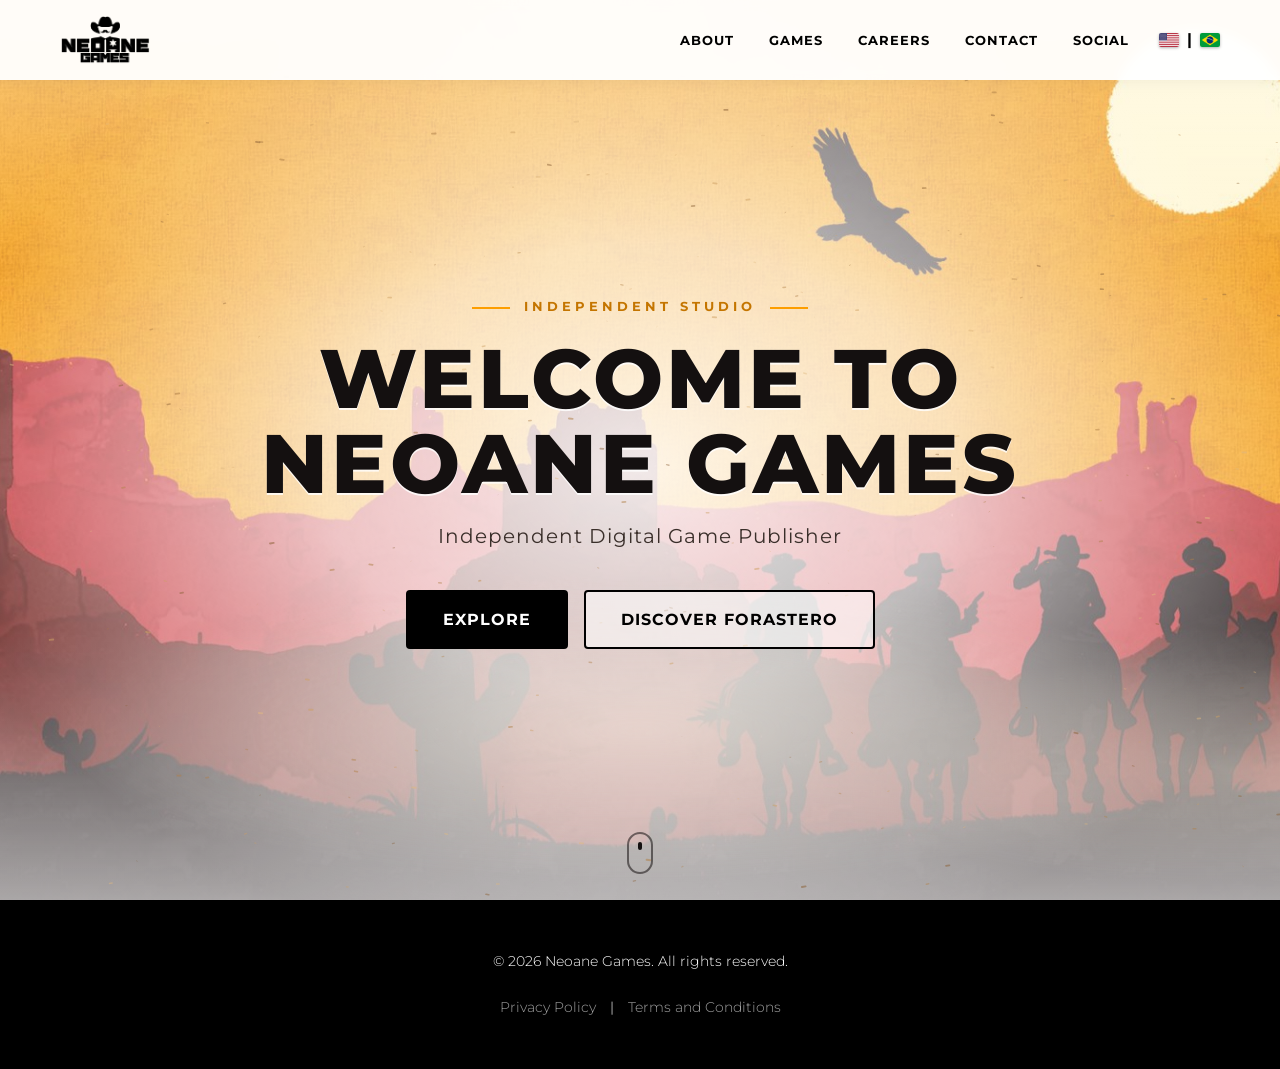
<file: index.html>
<!DOCTYPE html>
<html lang="en">
<head>
    <meta charset="UTF-8">
    <meta name="viewport" content="width=device-width, initial-scale=1.0">
    <title>Neoane Games | Independent Publisher</title>
    <link rel="icon" type="image/png" href="assets/favicon.png">
    <link rel="stylesheet" href="css/style.css">
    <link rel="stylesheet" href="https://cdnjs.cloudflare.com/ajax/libs/font-awesome/6.5.2/css/all.min.css">
    <link href="https://fonts.googleapis.com/css2?family=Montserrat:wght@300;400;700;800&display=swap" rel="stylesheet">
    <style>
        .lang-switcher button { display: inline-flex; align-items: center; gap: 6px; }
        .flag-icon { width: 20px; height: auto; border-radius: 2px; box-shadow: 0 1px 3px rgba(0,0,0,0.3); }
        .footer-link { color: #a0a0a0; text-decoration: none; transition: color 0.3s ease; margin: 0 10px; font-size: 0.9rem; }
        .footer-link:hover { color: #ffffff; text-decoration: underline; }

        /* Animação e Estilo da "Gaveta" (Dropdown) */
        .dropdown {
            position: relative;
            display: inline-block;
        }
        .dropdown-content {
            visibility: hidden;
            opacity: 0;
            position: absolute;
            background-color: #ffffff;
            min-width: 160px;
            box-shadow: 0px 10px 20px rgba(0,0,0,0.1);
            border-radius: 8px;
            z-index: 1000;
            top: 70%;
            left: 50%;
            transform: translateX(-50%);
            transition: all 0.3s cubic-bezier(0.25, 0.8, 0.25, 1);
        }
        .dropdown:hover .dropdown-content {
            visibility: visible;
            opacity: 1;
            top: 100%;
        }
        .dropdown-content a {
            color: #333 !important;
            padding: 12px 16px;
            text-decoration: none;
            display: block;
            text-align: center;
            font-weight: 700;
            font-size: 0.9rem;
            transition: background-color 0.2s, color 0.2s;
            border-radius: 8px;
        }
        .dropdown-content a:hover {
            background-color: #f8f8f8;
            color: #FD9E00 !important;
        }

        /* Ajuste Mobile para NavBar */
        @media (max-width: 768px) {
            .nav-links {
                gap: 2px !important;
                flex-wrap: wrap;
                justify-content: center;
            }
            .nav-links a {
                padding: 8px 5px !important;
                font-size: 0.8rem !important;
            }
            .lang-switcher button {
                padding: 2px !important;
            }
        }
    </style>
</head>
<body>
    <!-- Navbar apontando para a main -->
    <nav class="navbar">
        <div class="container nav-container">
            <a href="index" class="logo">
                <img src="assets/NeoaneGames.png" alt="Neoane Games Logo">
            </a>
            <div class="nav-right">
                <ul class="nav-links">
                    <li><a href="main#about" data-i18n="nav-about">About</a></li>
                    
                    <!-- Item de Jogos com o Dropdown -->
                    <li class="dropdown">
                        <a href="main#games" data-i18n="nav-games">Games</a>
                        <div class="dropdown-content">
                            <a href="forastero">FORASTERO</a>
                        </div>
                    </li>
                    
                    <li><a href="main#careers" data-i18n="nav-careers">Careers</a></li>
                    <li><a href="main#contact" data-i18n="nav-contact">Contact</a></li>
                    <li><a href="main#social" data-i18n="nav-social">Social</a></li>
                </ul>
                <div class="lang-switcher">
                    <button id="btn-en" class="active" onclick="setLanguage('en')">
                        <img src="assets/us.png" alt="English" class="flag-icon">
                    </button>
                    <span>|</span>
                    <button id="btn-pt" onclick="setLanguage('pt')">
                        <img src="assets/br.png" alt="Português" class="flag-icon">
                    </button>
                </div>
            </div>
        </div>
    </nav>

    <!-- Hero com areia, névoa e parallax -->
    <header class="hero-west" id="hero">
        <div class="hero-bg" style="background-image: url('assets/hero-wallpaper.jpg');"></div>
        <div class="hero-veil"></div>
        <div class="fog fog-1"></div>
        <canvas class="sand-canvas" data-sand="1" data-tone="light" aria-hidden="true"></canvas>

        <div class="hero-content">
            <div class="hero-eyebrow rise" data-i18n="hero-eyebrow">Independent Studio</div>
            <h1 class="rise" data-i18n="hero-title">Welcome to Neoane Games</h1>
            <p class="hero-sub rise" data-i18n="hero-subtitle">Independent Digital Game Publisher</p>
            <div class="hero-actions rise">
                <a href="main" class="btn" data-i18n="hero-btn">Explore</a>
                <a href="forastero" class="btn btn-outline" data-i18n="hero-btn-game">Discover Forastero</a>
            </div>
        </div>
        <a href="main" class="scroll-hint" aria-label="Scroll"></a>
    </header>

    <!-- Footer -->
    <footer>
        <div class="container text-center" style="padding: 20px 0;">
            <p>
                <span data-i18n="footer-text">&copy; 2026 Neoane Games. All rights reserved.</span>
                <br><br>
                <a href="privacy" class="footer-link" data-i18n="footer-privacy">Privacy Policy</a> | 
                <a href="terms" class="footer-link" data-i18n="footer-terms">Terms and Conditions</a>
            </p>
        </div>
    </footer>

    <script src="js/sand.js" defer></script>
    <script>
        const translations = {
            en: {
                "nav-about": "About", "nav-games": "Games", "nav-careers": "Careers", "nav-contact": "Contact", "nav-social": "Social",
                "hero-title": "Welcome to Neoane Games", "hero-subtitle": "Independent Digital Game Publisher", "hero-btn": "Explore", "hero-btn-game": "Discover Forastero", "hero-eyebrow": "Independent Studio",
                "footer-text": "&copy; 2026 Neoane Games. All rights reserved.", "footer-privacy": "Privacy Policy", "footer-terms": "Terms and Conditions"
            },
            pt: {
                "nav-about": "Sobre", "nav-games": "Jogos", "nav-careers": "Carreiras", "nav-contact": "Contato", "nav-social": "Social",
                "hero-title": "Bem-vindo à Neoane Games", "hero-subtitle": "Publicadora Independente de Jogos Digitais", "hero-btn": "Conhecer", "hero-btn-game": "Conheça Forastero", "hero-eyebrow": "Estúdio Independente",
                "footer-text": "&copy; 2026 Neoane Games. Todos os direitos reservados.", "footer-privacy": "Política de Privacidade", "footer-terms": "Termos e Condições"
            }
        };

        function setLanguage(lang) {
            document.querySelectorAll('[data-i18n]').forEach(el => {
                const key = el.getAttribute('data-i18n');
                if (translations[lang] && translations[lang][key]) {
                    el.innerHTML = translations[lang][key];
                }
            });
            document.getElementById('btn-en').classList.remove('active');
            document.getElementById('btn-pt').classList.remove('active');
            document.getElementById('btn-' + lang).classList.add('active');
            localStorage.setItem('neoane-lang', lang);
        }

        window.onload = () => {
            const savedLang = localStorage.getItem('neoane-lang') || 'en';
            setLanguage(savedLang);
        };

        // Navbar ganha sombra ao rolar
        const nav = document.querySelector('.navbar');
        const onScroll = () => nav.classList.toggle('scrolled', window.scrollY > 10);
        window.addEventListener('scroll', onScroll, { passive: true });
        onScroll();

        // Parallax suave do fundo acompanhando o mouse
        const hero = document.getElementById('hero');
        const bg = hero.querySelector('.hero-bg');
        if (window.matchMedia('(hover: hover)').matches && !window.matchMedia('(prefers-reduced-motion: reduce)').matches) {
            hero.addEventListener('mousemove', (e) => {
                const r = hero.getBoundingClientRect();
                const x = (e.clientX - r.left) / r.width - 0.5;
                const y = (e.clientY - r.top) / r.height - 0.5;
                bg.style.setProperty('--px', (-x * 24) + 'px');
                bg.style.setProperty('--py', (-y * 16) + 'px');
            });
        }
    </script>
</body>
</html>
</file>
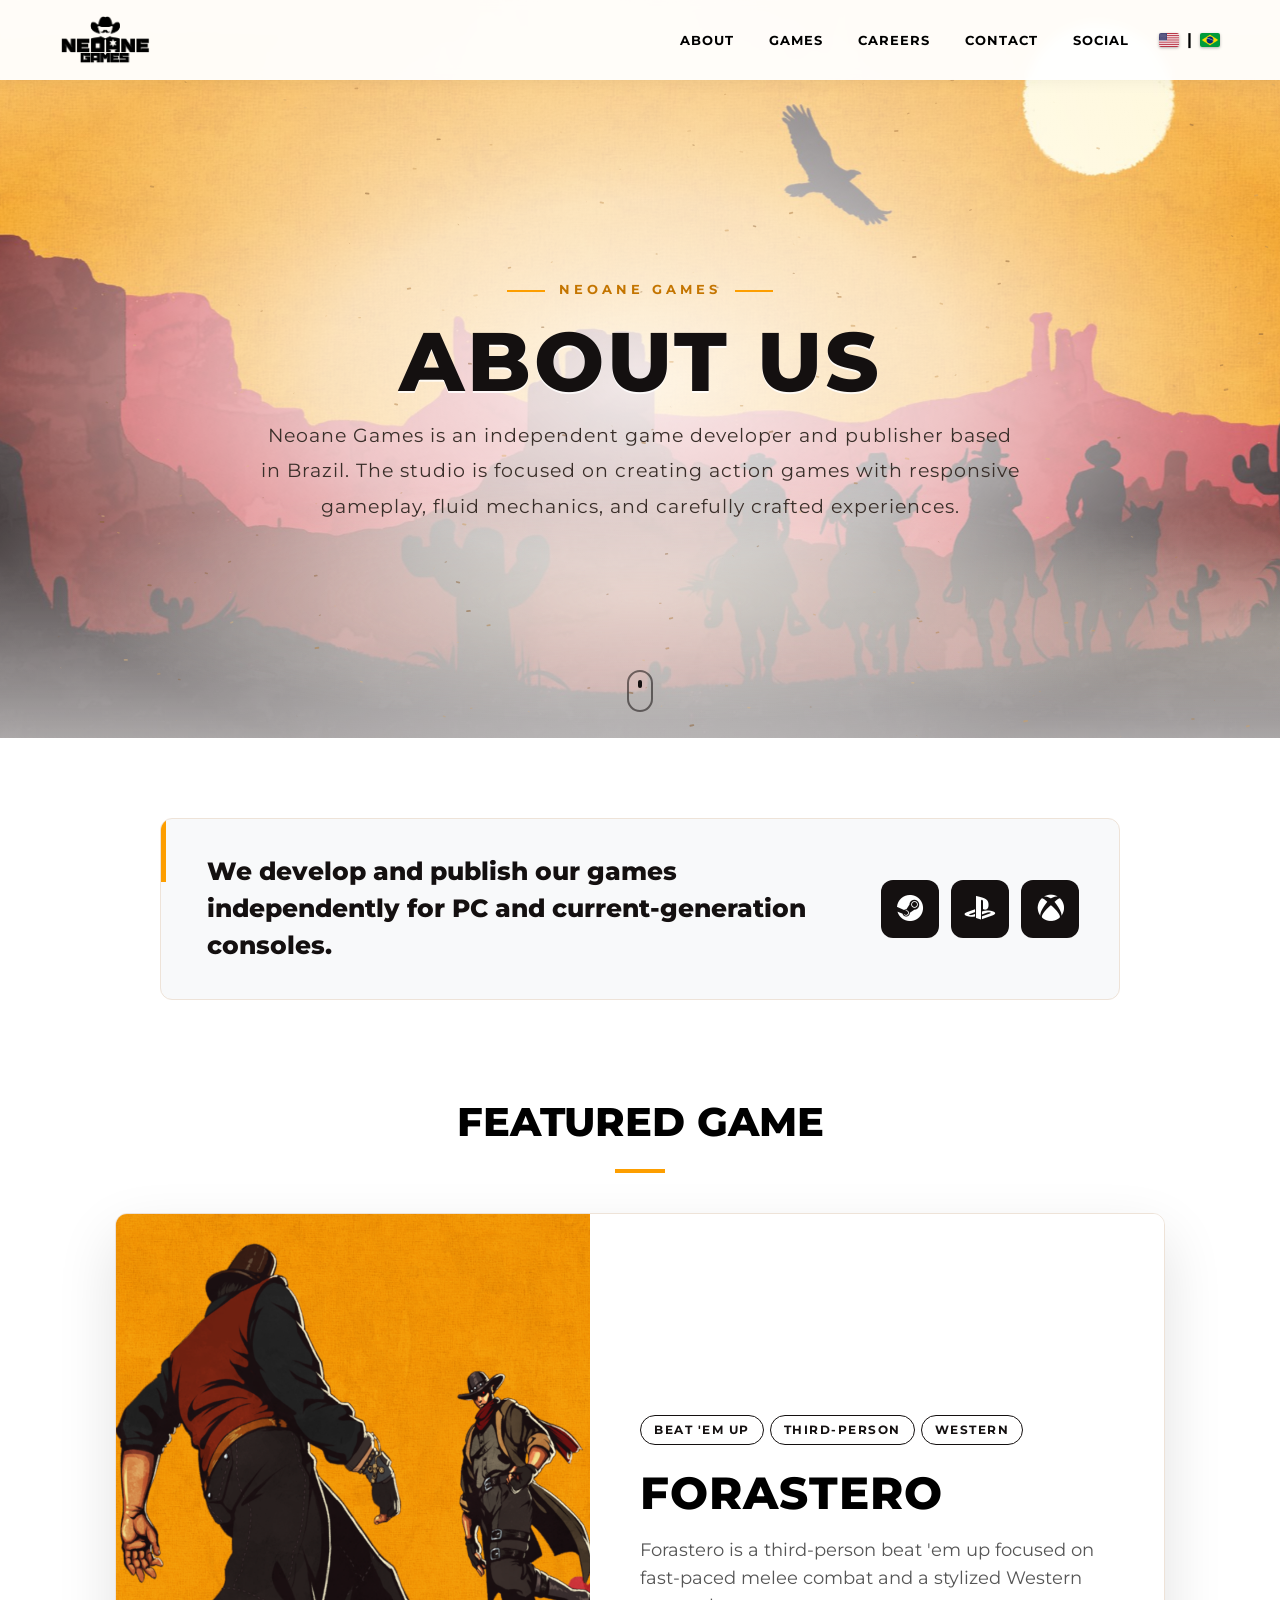
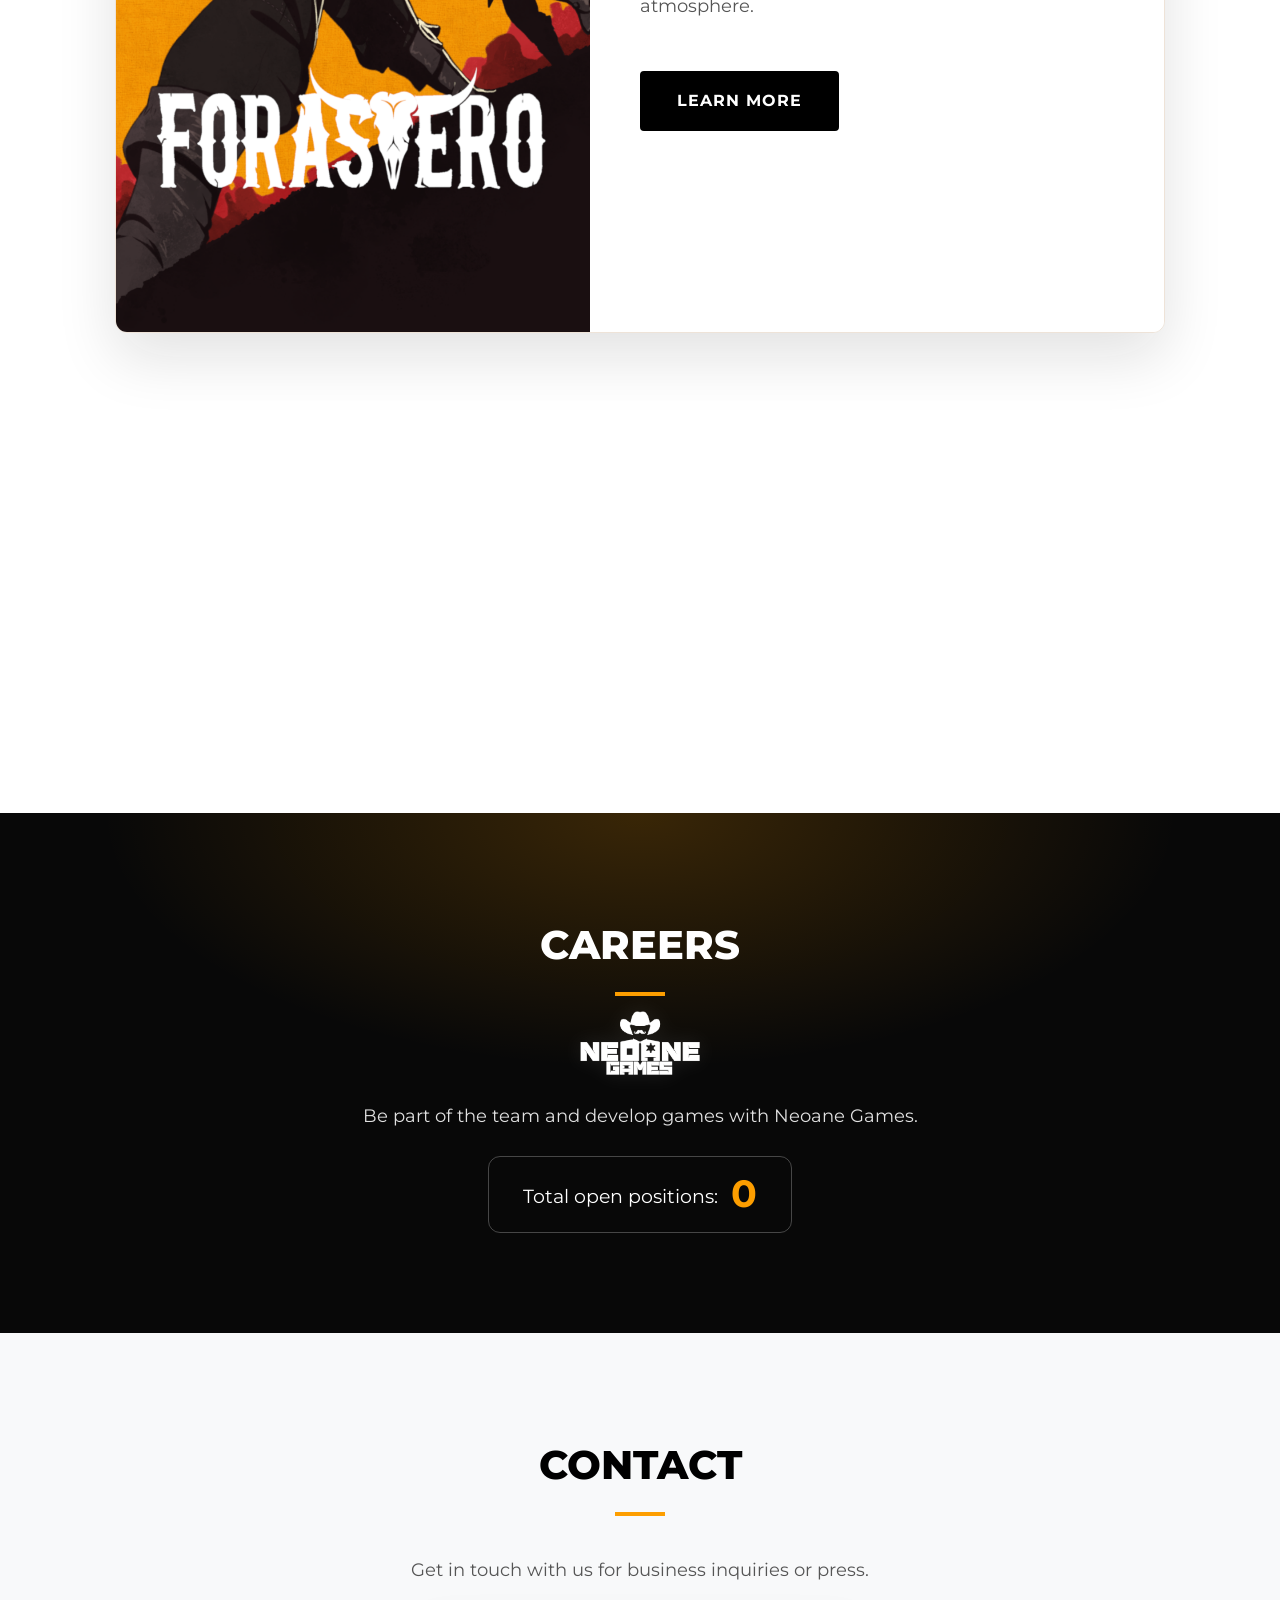
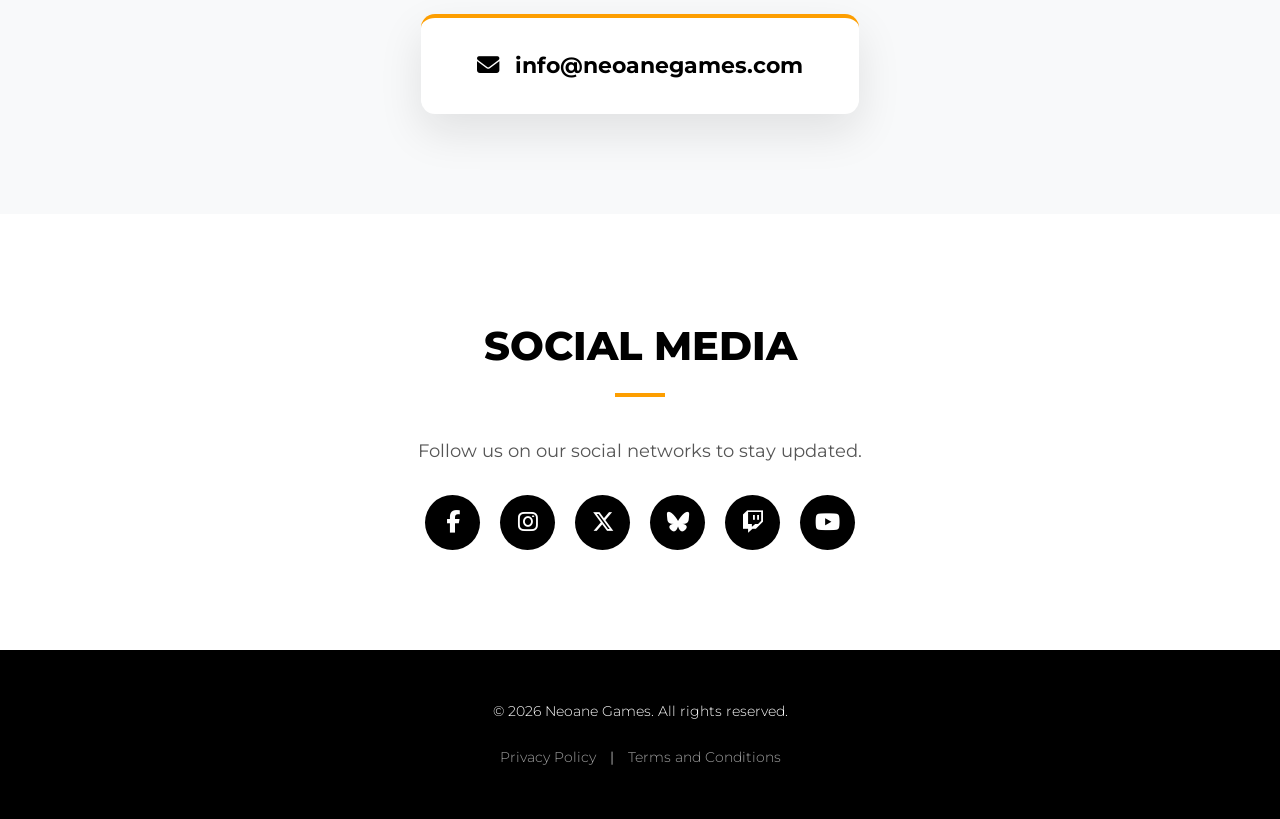
<file: main.html>
<!DOCTYPE html>
<html lang="en">
<head>
    <meta charset="UTF-8">
    <meta name="viewport" content="width=device-width, initial-scale=1.0">
    <title>Neoane Games</title>
    
    <!-- FAVICON: Salve seu ícone 512x512 como 'favicon.png' na pasta assets -->
    <link rel="icon" type="image/png" href="assets/favicon.png">
    
    <link rel="stylesheet" href="css/style.css">
    <link rel="stylesheet" href="css/main.css">
    <link rel="stylesheet" href="https://cdnjs.cloudflare.com/ajax/libs/font-awesome/6.5.2/css/all.min.css">
    <link href="https://fonts.googleapis.com/css2?family=Montserrat:wght@300;400;700;800&display=swap" rel="stylesheet">
    <style>
        .lang-switcher button { display: inline-flex; align-items: center; gap: 6px; }
        .flag-icon { width: 20px; height: auto; border-radius: 2px; box-shadow: 0 1px 3px rgba(0,0,0,0.3); }
        .footer-link { color: #a0a0a0; text-decoration: none; transition: color 0.3s ease; margin: 0 10px; font-size: 0.9rem; }
        .footer-link:hover { color: #ffffff; text-decoration: underline; }
        .vacancy-number { font-size: 1.5rem; font-weight: bold; color: #FD9E00; }

        /* Animação e Estilo da "Gaveta" (Dropdown) */
        .dropdown {
            position: relative;
            display: inline-block;
        }
        .dropdown-content {
            visibility: hidden;
            opacity: 0;
            position: absolute;
            background-color: #ffffff;
            min-width: 160px;
            box-shadow: 0px 10px 20px rgba(0,0,0,0.1);
            border-radius: 8px;
            z-index: 1000;
            top: 70%; /* Começa um pouco para cima para dar o efeito de saída */
            left: 50%;
            transform: translateX(-50%);
            transition: all 0.3s cubic-bezier(0.25, 0.8, 0.25, 1); /* Transição bem fluida */
        }
        .dropdown:hover .dropdown-content {
            visibility: visible;
            opacity: 1;
            top: 100%; /* Desce para a posição final */
        }
        .dropdown-content a {
            color: #333 !important;
            padding: 12px 16px;
            text-decoration: none;
            display: block;
            text-align: center;
            font-weight: 700;
            font-size: 0.9rem;
            transition: background-color 0.2s, color 0.2s;
            border-radius: 8px;
        }
        .dropdown-content a:hover {
            background-color: #f8f8f8;
            color: #FD9E00 !important; /* Cor de destaque ao passar o mouse */
        }

        /* Ajuste Mobile para NavBar */
        @media (max-width: 768px) {
            .nav-links {
                gap: 2px !important;
                flex-wrap: wrap;
                justify-content: center;
            }
            .nav-links a {
                padding: 8px 5px !important;
                font-size: 0.8rem !important;
            }
            .lang-switcher button {
                padding: 2px !important;
            }
        }
    </style>
</head>
<body class="bg-white">
    <!-- Navbar -->
    <nav class="navbar">
        <div class="container nav-container">
            <a href="index" class="logo">
                <img src="assets/NeoaneGames.png" alt="Neoane Games Logo">
            </a>
            <div class="nav-right">
                <ul class="nav-links">
                    <li><a href="#about" data-i18n="nav-about">About</a></li>
                    
                    <!-- Item de Jogos com o Dropdown -->
                    <li class="dropdown">
                        <a href="#games" data-i18n="nav-games">Games</a>
                        <div class="dropdown-content">
                            <a href="forastero">FORASTERO</a>
                        </div>
                    </li>
                    
                    <li><a href="#careers" data-i18n="nav-careers">Careers</a></li>
                    <li><a href="#contact" data-i18n="nav-contact">Contact</a></li>
                    <li><a href="#social" data-i18n="nav-social">Social</a></li>
                </ul>
                <div class="lang-switcher">
                    <button id="btn-en" class="active" onclick="setLanguage('en')">
                        <img src="assets/us.png" alt="English" class="flag-icon">
                    </button>
                    <span>|</span>
                    <button id="btn-pt" onclick="setLanguage('pt')">
                        <img src="assets/br.png" alt="Português" class="flag-icon">
                    </button>
                </div>
            </div>
        </div>
    </nav>

    <!-- Hero / Sobre nós -->
    <header class="hero-west hero-page" id="hero">
        <div class="hero-bg" style="background-image: url('assets/hero-wallpaper.jpg');"></div>
        <div class="hero-veil"></div>
        <div class="fog fog-1"></div>
        <canvas class="sand-canvas" data-sand="0.8" data-tone="light" aria-hidden="true"></canvas>
        <div class="hero-content" id="about">
            <div class="hero-eyebrow rise">Neoane Games</div>
            <h1 class="rise" data-i18n="about-title">About Us</h1>
            <p class="about-lead rise" data-i18n="about-text">
                Neoane Games is an independent game developer and publisher based in Brazil.
                The studio is focused on creating action games with responsive gameplay, fluid mechanics,
                and carefully crafted experiences.
            </p>
        </div>
        <a href="#studio" class="scroll-hint" aria-label="Scroll"></a>
    </header>

    <!-- Como trabalhamos -->
    <section class="studio-note" id="studio">
        <div class="container">
            <div class="studio-card anim-fade-up">
                <p class="studio-card-text" data-i18n="studio-note">We develop and publish our games independently for PC and current-generation consoles.</p>
                <div class="platform-logos">
                    <a href="forastero" class="platform-logo" title="Forastero - Steam" aria-label="Forastero - Steam"><i class="fa-brands fa-steam"></i></a>
                    <a href="forastero" class="platform-logo" title="Forastero - PlayStation" aria-label="Forastero - PlayStation"><i class="fa-brands fa-playstation"></i></a>
                    <a href="forastero" class="platform-logo" title="Forastero - Xbox" aria-label="Forastero - Xbox"><i class="fa-brands fa-xbox"></i></a>
                </div>
            </div>
        </div>
    </section>

    <!-- Games Section -->
    <section id="games" class="section bg-white">
        <div class="container">
            <h2 class="section-title text-center anim-fade-up" data-i18n="games-title">Featured Game</h2>
            <div class="game-card">
                <div class="game-image anim-slide-left">
                    <img src="assets/CoverImage.jpg" alt="Forastero">
                </div>
                <div class="game-info anim-fade-up">
                    <div class="game-tags">
                        <span data-i18n="tag-1">Beat 'em up</span><span data-i18n="tag-2">Third-person</span><span data-i18n="tag-3">Western</span>
                    </div>
                    <h3>Forastero</h3>
                    <p data-i18n="games-desc">Forastero is a third-person beat 'em up focused on fast-paced melee combat and a stylized Western atmosphere.</p>
                    <br>
                    <a href="forastero" class="btn" data-i18n="games-btn">Learn More</a>
                </div>
            </div>
        </div>
    </section>

    <!-- Parallax Divider -->
    <div class="parallax-divider parallax" style="background-image: url('assets/hero-wallpaper.jpg');"></div>

    <!-- Careers Section -->
    <section id="careers" class="section careers-section">
        <div class="container text-center">
            <h2 class="section-title anim-fade-up" data-i18n="careers-title" style="color: #ffffff; margin-bottom: 15px;">Careers</h2>
            <img src="assets/NeoaneGamesW.png" alt="Neoane Games Logo" style="max-width: 120px; display: block; margin: 0 auto 25px auto; filter: drop-shadow(0 0 10px rgba(255,255,255,0.1));">
            <p class="about-text anim-fade-up" data-i18n="careers-text" style="color: #e0e0e0; margin-bottom: 25px; font-size: 1.1rem;">
                Be part of the team and develop games with Neoane Games.
            </p>
            <div class="anim-fade-up vacancy-box">
                <p data-i18n="careers-vacancies" style="font-size: 1.2rem; color: #ffffff;">
                    Total open positions: <span class="vacancy-number">0</span>
                </p>
            </div>
        </div>
    </section>

    <!-- Contact Section -->
    <section id="contact" class="section bg-light">
        <div class="container text-center">
            <h2 class="section-title anim-fade-up" data-i18n="contact-title">Contact</h2>
            <p class="contact-subtext anim-fade-up" data-i18n="contact-sub">Get in touch with us for business inquiries or press.</p>
            <div class="contact-card anim-fade-up">
                <div class="contact-info">
                    <a href="mailto:info@neoanegames.com" class="email-link">
                        <i class="fa-solid fa-envelope"></i> info@neoanegames.com
                    </a>
                </div>
            </div>
        </div>
    </section>

    <!-- Social Section (Atualizado com Bluesky e Twitch) -->
    <section id="social" class="section bg-white">
        <div class="container text-center">
            <h2 class="section-title anim-fade-up" data-i18n="social-title">Social Media</h2>
            <p class="contact-subtext anim-fade-up" data-i18n="social-sub">Follow us on our social networks to stay updated.</p>
            <div class="social-links anim-fade-up" style="margin-top: 20px;">
                <a href="https://www.facebook.com/neoanegames" target="_blank" title="Facebook"><i class="fa-brands fa-facebook-f"></i></a>
                <a href="https://www.instagram.com/neoanegames/" target="_blank" title="Instagram"><i class="fa-brands fa-instagram"></i></a>
                <a href="https://x.com/NeoaneGames" target="_blank" title="X (Twitter)"><i class="fa-brands fa-x-twitter"></i></a>
                <a href="https://bsky.app/profile/neoanegames.bsky.social" target="_blank" title="Bluesky"><i class="fa-brands fa-bluesky"></i></a>
                <a href="https://www.twitch.tv/neoanegames" target="_blank" title="Twitch"><i class="fa-brands fa-twitch"></i></a>
                <a href="https://www.youtube.com/@NeoaneGames" target="_blank" title="YouTube"><i class="fa-brands fa-youtube"></i></a>
            </div>
        </div>
    </section>

    <!-- Footer -->
    <footer>
        <div class="container text-center" style="padding: 20px 0;">
            <p>
                <span data-i18n="footer-text">&copy; 2026 Neoane Games. All rights reserved.</span>
                <br><br>
                <a href="privacy" class="footer-link" data-i18n="footer-privacy">Privacy Policy</a> | 
                <a href="terms" class="footer-link" data-i18n="footer-terms">Terms and Conditions</a>
            </p>
        </div>
    </footer>

    <!-- Scripts -->
    <script>
        const translations = {
            en: {
                "nav-about": "About", "nav-games": "Games", "nav-careers": "Careers", "nav-contact": "Contact", "nav-social": "Social",
                "about-title": "About Us",
                "about-text": "Neoane Games is an independent game developer and publisher based in Brazil. The studio is focused on creating action games with responsive gameplay, fluid mechanics, and carefully crafted experiences.",
                "tag-1": "Beat 'em up", "tag-2": "Third-person", "tag-3": "Western",
                "studio-note": "We develop and publish our games independently for PC and current-generation consoles.",
                "games-title": "Featured Game",
                "games-desc": "Forastero is a third-person beat 'em up focused on fast-paced melee combat and a stylized Western atmosphere.",
                "games-btn": "Learn More",
                "careers-title": "Careers",
                "careers-text": "Be part of the team and develop games with Neoane Games.",
                "careers-vacancies": 'Total open positions: <span class="vacancy-number">0</span>',
                "contact-title": "Contact",
                "contact-sub": "Get in touch with us for business inquiries or press.",
                "social-title": "Social Media",
                "social-sub": "Follow us on our social networks to stay updated.",
                "footer-text": "&copy; 2026 Neoane Games. All rights reserved.",
                "footer-privacy": "Privacy Policy", "footer-terms": "Terms and Conditions"
            },
            pt: {
                "nav-about": "Sobre", "nav-games": "Jogos", "nav-careers": "Carreiras", "nav-contact": "Contato", "nav-social": "Social",
                "about-title": "Sobre Nós",
                "about-text": "A Neoane Games é uma desenvolvedora e publicadora independente de jogos sediada no Brasil. O estúdio tem como foco criar jogos de ação com jogabilidade responsiva, mecânicas fluidas e experiências cuidadosamente elaboradas.",
                "tag-1": "Beat 'em up", "tag-2": "Terceira pessoa", "tag-3": "Faroeste",
                "studio-note": "Desenvolvemos e publicamos nossos jogos de forma independente para PC e consoles da atual geração.",
                "games-title": "Jogo em Destaque",
                "games-desc": "Forastero é um beat 'em up em terceira pessoa focado em combate corpo a corpo acelerado e uma atmosfera faroeste estilizada.",
                "games-btn": "Conhecer",
                "careers-title": "Trabalhe Conosco",
                "careers-text": "Faça parte da equipe para desenvolver jogos com a Neoane Games.",
                "careers-vacancies": 'Total de vagas disponíveis: <span class="vacancy-number">0</span>',
                "contact-title": "Contato",
                "contact-sub": "Entre em contato conosco para parcerias ou imprensa.",
                "social-title": "Redes Sociais",
                "social-sub": "Siga-nos em nossas redes sociais para ficar por dentro das novidades.",
                "footer-text": "&copy; 2026 Neoane Games. Todos os direitos reservados.",
                "footer-privacy": "Política de Privacidade", "footer-terms": "Termos e Condições"
            }
        };

        function setLanguage(lang) {
            document.querySelectorAll('[data-i18n]').forEach(el => {
                const key = el.getAttribute('data-i18n');
                if (translations[lang] && translations[lang][key]) {
                    el.innerHTML = translations[lang][key];
                }
            });
            document.getElementById('btn-en').classList.remove('active');
            document.getElementById('btn-pt').classList.remove('active');
            document.getElementById('btn-' + lang).classList.add('active');
            localStorage.setItem('neoane-lang', lang);
        }

        const observerOptions = { root: null, rootMargin: '0px', threshold: 0.15 };
        const observer = new IntersectionObserver((entries) => {
            entries.forEach(entry => {
                if (entry.isIntersecting) { entry.target.classList.add('anim-visible'); }
            });
        }, observerOptions);

        window.onload = () => {
            const savedLang = localStorage.getItem('neoane-lang') || 'en';
            setLanguage(savedLang);
            document.querySelectorAll('.anim-fade-up, .anim-slide-left').forEach(el => {
                observer.observe(el);
            });
        };

        // Navbar ganha sombra ao rolar
        const nav = document.querySelector('.navbar');
        const onScroll = () => nav.classList.toggle('scrolled', window.scrollY > 10);
        window.addEventListener('scroll', onScroll, { passive: true });
        onScroll();

        // Parallax suave do fundo acompanhando o mouse
        const hero = document.getElementById('hero');
        const bg = hero.querySelector('.hero-bg');
        if (window.matchMedia('(hover: hover)').matches && !window.matchMedia('(prefers-reduced-motion: reduce)').matches) {
            hero.addEventListener('mousemove', (e) => {
                const r = hero.getBoundingClientRect();
                bg.style.setProperty('--px', (-((e.clientX - r.left) / r.width - 0.5) * 24) + 'px');
                bg.style.setProperty('--py', (-((e.clientY - r.top) / r.height - 0.5) * 16) + 'px');
            });
        }
    </script>
    <script src="js/sand.js" defer></script>
</body>
</html>
</file>
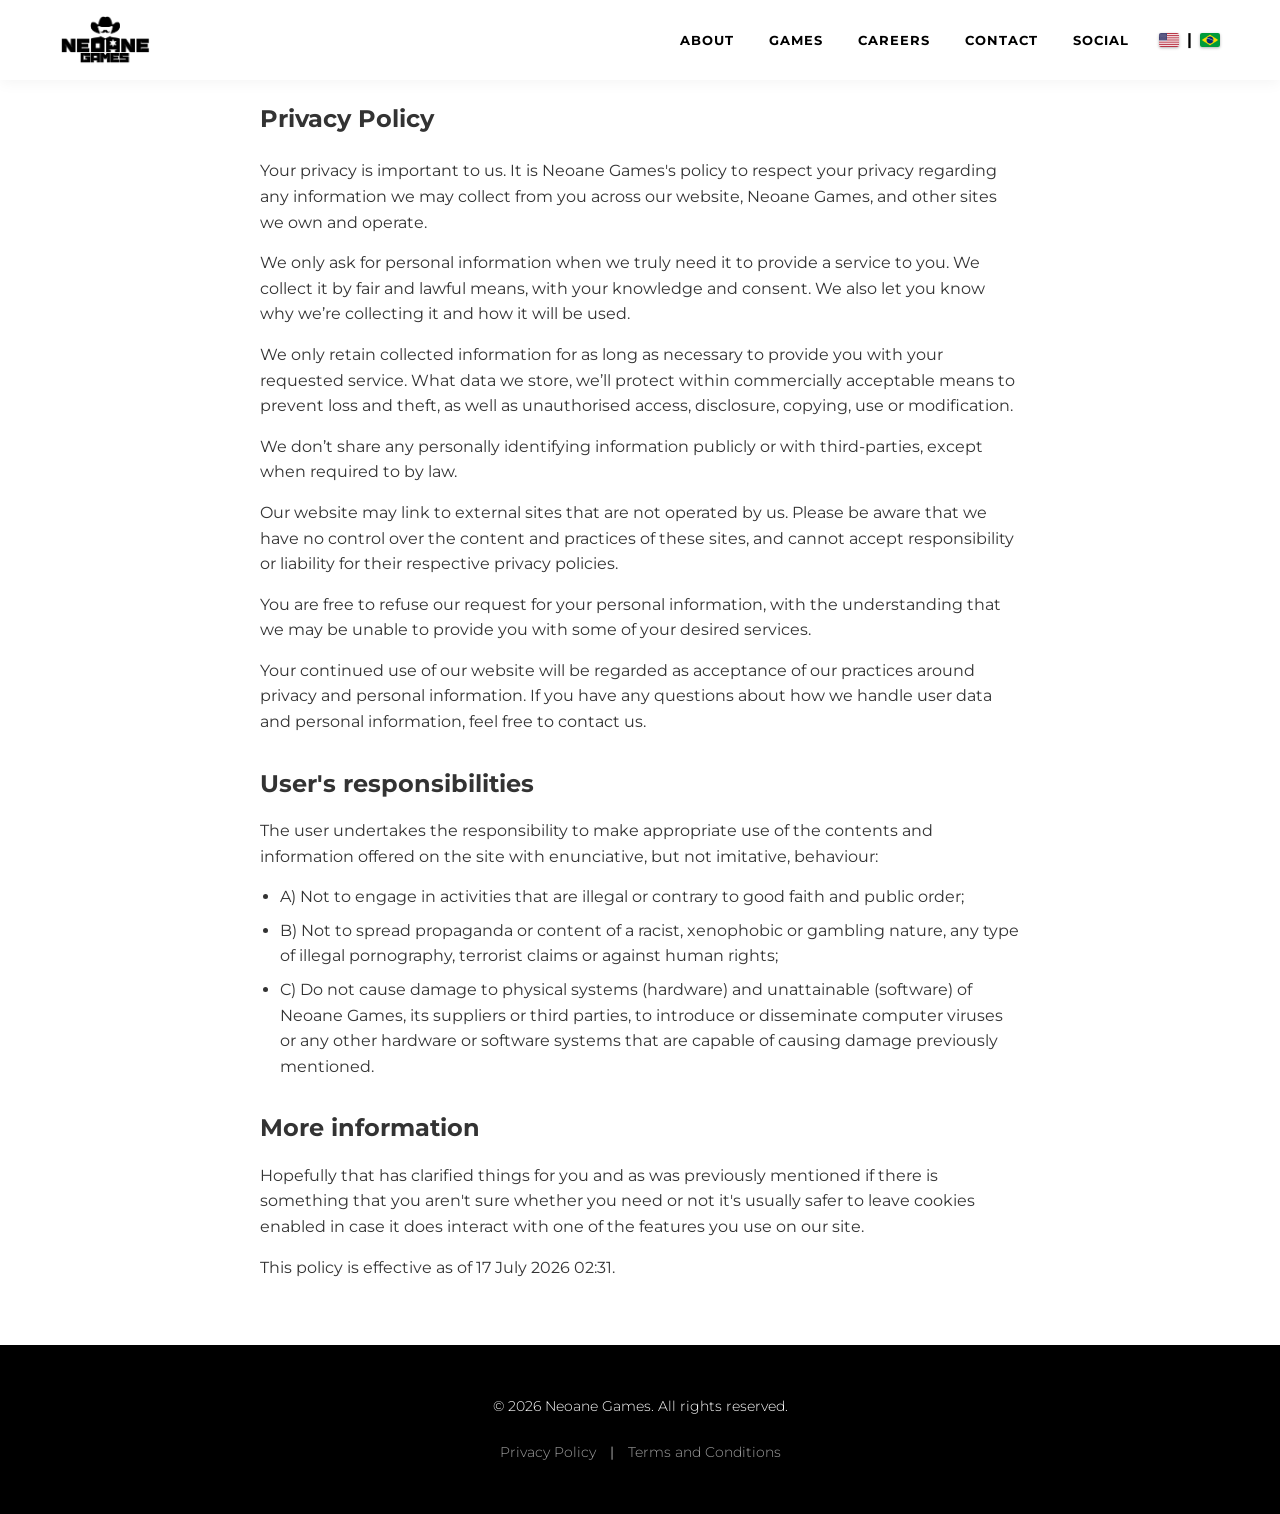
<file: privacy.html>
<!DOCTYPE html>
<html lang="en">
<head>
    <meta charset="UTF-8">
    <meta name="viewport" content="width=device-width, initial-scale=1.0">
    <title>Privacy Policy | Neoane Games</title>
    <link rel="icon" type="image/png" href="assets/favicon.png">
    <link rel="stylesheet" href="css/style.css">
    <link rel="stylesheet" href="https://cdnjs.cloudflare.com/ajax/libs/font-awesome/6.5.2/css/all.min.css">
    <link href="https://fonts.googleapis.com/css2?family=Montserrat:wght@300;400;700;800&display=swap" rel="stylesheet">
    <style>
        .lang-switcher button {
            display: inline-flex;
            align-items: center;
            gap: 6px;
        }
        .flag-icon {
            width: 20px;
            height: auto;
            border-radius: 2px;
            box-shadow: 0 1px 3px rgba(0,0,0,0.3);
        }
        .footer-link {
            color: #a0a0a0;
            text-decoration: none;
            transition: color 0.3s ease;
            margin: 0 10px;
            font-size: 0.9rem;
        }
        .footer-link:hover {
            color: #ffffff;
            text-decoration: underline;
        }
        .legal-content {
            max-width: 800px;
            margin: 0 auto;
            text-align: left;
            padding: 100px 20px 50px 20px;
            line-height: 1.6;
        }
        .legal-content h1 { margin-bottom: 20px; }
        .legal-content h2 { margin-top: 30px; margin-bottom: 15px; font-size: 1.5rem;}
        .legal-content p { margin-bottom: 15px; }
        .legal-content ul { margin-bottom: 15px; padding-left: 20px; }
        .legal-content li { margin-bottom: 8px; }

        /* Animação e Estilo da "Gaveta" (Dropdown) */
        .dropdown {
            position: relative;
            display: inline-block;
        }
        .dropdown-content {
            visibility: hidden;
            opacity: 0;
            position: absolute;
            background-color: #ffffff;
            min-width: 160px;
            box-shadow: 0px 10px 20px rgba(0,0,0,0.1);
            border-radius: 8px;
            z-index: 1000;
            top: 70%;
            left: 50%;
            transform: translateX(-50%);
            transition: all 0.3s cubic-bezier(0.25, 0.8, 0.25, 1);
        }
        .dropdown:hover .dropdown-content {
            visibility: visible;
            opacity: 1;
            top: 100%;
        }
        .dropdown-content a {
            color: #333 !important;
            padding: 12px 16px;
            text-decoration: none;
            display: block;
            text-align: center;
            font-weight: 700;
            font-size: 0.9rem;
            transition: background-color 0.2s, color 0.2s;
            border-radius: 8px;
        }
        .dropdown-content a:hover {
            background-color: #f8f8f8;
            color: #ff4d4d !important;
        }

        /* Ajuste Mobile para NavBar */
        @media (max-width: 768px) {
            .nav-links {
                gap: 2px !important;
                flex-wrap: wrap;
                justify-content: center;
            }
            .nav-links a {
                padding: 8px 5px !important;
                font-size: 0.8rem !important;
            }
            .lang-switcher button {
                padding: 2px !important;
            }
        }
    </style>
</head>
<body class="bg-white">
    <!-- Navbar Idêntico ao da Página Principal -->
    <nav class="navbar">
        <div class="container nav-container">
            <a href="index" class="logo">
                <img src="assets/NeoaneGames.png" alt="Neoane Games Logo">
            </a>
            <div class="nav-right">
                <ul class="nav-links">
    		<li><a href="main#about" data-i18n="nav-about">About</a></li>
    
    		<!-- Item de Jogos com o Dropdown -->
    		<li class="dropdown">
        	<a href="main#games" data-i18n="nav-games">Games</a>
        	<div class="dropdown-content">
            	<a href="forastero">FORASTERO</a>
        	</div>
    		</li>

    		<li><a href="main#careers" data-i18n="nav-careers">Careers</a></li>
    		<li><a href="main#contact" data-i18n="nav-contact">Contact</a></li>
    		<li><a href="main#social" data-i18n="nav-social">Social</a></li>
		</ul>

                <div class="lang-switcher">
                    <button id="btn-en" class="active" onclick="setLanguage('en')">
                        <img src="assets/us.png" alt="English" class="flag-icon">
                    </button>
                    <span>|</span>
                    <button id="btn-pt" onclick="setLanguage('pt')">
                        <img src="assets/br.png" alt="Português" class="flag-icon">
                    </button>
                </div>
            </div>
        </div>
    </nav>

    <!-- Conteúdo Legal -->
    <section class="section legal-content">
        <h1 data-i18n="priv-title">Privacy Policy</h1>
        <p data-i18n="priv-p1">Your privacy is important to us. It is Neoane Games's policy to respect your privacy regarding any information we may collect from you across our website, Neoane Games, and other sites we own and operate.</p>
        <p data-i18n="priv-p2">We only ask for personal information when we truly need it to provide a service to you. We collect it by fair and lawful means, with your knowledge and consent. We also let you know why we’re collecting it and how it will be used.</p>
        <p data-i18n="priv-p3">We only retain collected information for as long as necessary to provide you with your requested service. What data we store, we’ll protect within commercially acceptable means to prevent loss and theft, as well as unauthorised access, disclosure, copying, use or modification.</p>
        <p data-i18n="priv-p4">We don’t share any personally identifying information publicly or with third-parties, except when required to by law.</p>
        <p data-i18n="priv-p5">Our website may link to external sites that are not operated by us. Please be aware that we have no control over the content and practices of these sites, and cannot accept responsibility or liability for their respective privacy policies.</p>
        <p data-i18n="priv-p6">You are free to refuse our request for your personal information, with the understanding that we may be unable to provide you with some of your desired services.</p>
        <p data-i18n="priv-p7">Your continued use of our website will be regarded as acceptance of our practices around privacy and personal information. If you have any questions about how we handle user data and personal information, feel free to contact us.</p>
        
        <h2 data-i18n="priv-h2-1">User's responsibilities</h2>
        <p data-i18n="priv-p8">The user undertakes the responsibility to make appropriate use of the contents and information offered on the site with enunciative, but not imitative, behaviour:</p>
        <ul>
            <li data-i18n="priv-li1">A) Not to engage in activities that are illegal or contrary to good faith and public order;</li>
            <li data-i18n="priv-li2">B) Not to spread propaganda or content of a racist, xenophobic or gambling nature, any type of illegal pornography, terrorist claims or against human rights;</li>
            <li data-i18n="priv-li3">C) Do not cause damage to physical systems (hardware) and unattainable (software) of Neoane Games, its suppliers or third parties, to introduce or disseminate computer viruses or any other hardware or software systems that are capable of causing damage previously mentioned.</li>
        </ul>

        <h2 data-i18n="priv-h2-2">More information</h2>
        <p data-i18n="priv-p9">Hopefully that has clarified things for you and as was previously mentioned if there is something that you aren't sure whether you need or not it's usually safer to leave cookies enabled in case it does interact with one of the features you use on our site.</p>
        <p data-i18n="priv-p10">This policy is effective as of 17 July 2026 02:31.</p>
    </section>

    <!-- Footer -->
    <footer>
        <div class="container text-center" style="padding: 20px 0;">
            <p>
                <span data-i18n="footer-text">&copy; 2026 Neoane Games. All rights reserved.</span>
                <br><br>
                <a href="privacy" class="footer-link" data-i18n="footer-privacy">Privacy Policy</a> | 
                <a href="terms" class="footer-link" data-i18n="footer-terms">Terms and Conditions</a>
            </p>
        </div>
    </footer>

    <script>
        const translations = {
            en: {
    		"nav-about": "About", "nav-games": "Games", "nav-careers": "Careers", "nav-contact": "Contact", "nav-social": "Social",
                "footer-text": "&copy; 2026 Neoane Games. All rights reserved.", "footer-privacy": "Privacy Policy", "footer-terms": "Terms and Conditions",
                "priv-title": "Privacy Policy",
                "priv-p1": "Your privacy is important to us. It is Neoane Games's policy to respect your privacy regarding any information we may collect from you across our website, Neoane Games, and other sites we own and operate.",
                "priv-p2": "We only ask for personal information when we truly need it to provide a service to you. We collect it by fair and lawful means, with your knowledge and consent. We also let you know why we’re collecting it and how it will be used.",
                "priv-p3": "We only retain collected information for as long as necessary to provide you with your requested service. What data we store, we’ll protect within commercially acceptable means to prevent loss and theft, as well as unauthorised access, disclosure, copying, use or modification.",
                "priv-p4": "We don’t share any personally identifying information publicly or with third-parties, except when required to by law.",
                "priv-p5": "Our website may link to external sites that are not operated by us. Please be aware that we have no control over the content and practices of these sites, and cannot accept responsibility or liability for their respective privacy policies.",
                "priv-p6": "You are free to refuse our request for your personal information, with the understanding that we may be unable to provide you with some of your desired services.",
                "priv-p7": "Your continued use of our website will be regarded as acceptance of our practices around privacy and personal information. If you have any questions about how we handle user data and personal information, feel free to contact us.",
                "priv-h2-1": "User's responsibilities",
                "priv-p8": "The user undertakes the responsibility to make appropriate use of the contents and information offered on the site with enunciative, but not imitative, behaviour:",
                "priv-li1": "A) Not to engage in activities that are illegal or contrary to good faith and public order;",
                "priv-li2": "B) Not to spread propaganda or content of a racist, xenophobic or gambling nature, any type of illegal pornography, terrorist claims or against human rights;",
                "priv-li3": "C) Do not cause damage to physical systems (hardware) and unattainable (software) of Neoane Games, its suppliers or third parties, to introduce or disseminate computer viruses or any other hardware or software systems that are capable of causing damage previously mentioned.",
                "priv-h2-2": "More information",
                "priv-p9": "Hopefully that has clarified things for you and as was previously mentioned if there is something that you aren't sure whether you need or not it's usually safer to leave cookies enabled in case it does interact with one of the features you use on our site.",
                "priv-p10": "This policy is effective as of 17 July 2026 02:31."
            },
            pt: {
    		"nav-about": "Sobre", "nav-games": "Jogos", "nav-careers": "Carreiras", "nav-contact": "Contato", "nav-social": "Social",
                "footer-text": "&copy; 2026 Neoane Games. Todos os direitos reservados.", "footer-privacy": "Política de Privacidade", "footer-terms": "Termos e Condições",
                "priv-title": "Política de Privacidade",
                "priv-p1": "Sua privacidade é importante para nós. É política da Neoane Games respeitar a sua privacidade em relação a qualquer informação que possamos coletar de você em nosso site, Neoane Games, e outros sites que possuímos e operamos.",
                "priv-p2": "Solicitamos informações pessoais apenas quando realmente precisamos delas para lhe fornecer um serviço. Fazemos isso por meios justos e legais, com o seu conhecimento e consentimento. Também informamos por que estamos coletando e como será usado.",
                "priv-p3": "Apenas retemos as informações coletadas pelo tempo necessário para fornecer o serviço solicitado. Quando armazenamos dados, os protegemos dentro de meios comercialmente aceitáveis para evitar perdas e roubos, bem como acesso, divulgação, cópia, uso ou modificação não autorizados.",
                "priv-p4": "Não compartilhamos informações de identificação pessoal publicamente ou com terceiros, exceto quando exigido por lei.",
                "priv-p5": "Nosso site pode ter links para sites externos que não são operados por nós. Esteja ciente de que não temos controle sobre o conteúdo e práticas desses sites e não podemos aceitar responsabilidade por suas respectivas políticas de privacidade.",
                "priv-p6": "Você é livre para recusar a nossa solicitação de informações pessoais, entendendo que talvez não possamos fornecer alguns dos serviços desejados.",
                "priv-p7": "O uso continuado de nosso site será considerado como aceitação de nossas práticas em torno de privacidade e informações pessoais. Se você tiver alguma dúvida sobre como lidamos com dados do usuário e informações pessoais, sinta-se à vontade para entrar em contato.",
                "priv-h2-1": "Responsabilidades do usuário",
                "priv-p8": "O usuário se compromete a fazer uso adequado dos conteúdos e da informação oferecida no site com comportamento enunciativo, mas não imitativo:",
                "priv-li1": "A) Não se envolver em atividades que sejam ilegais ou contrárias à boa fé e à ordem pública;",
                "priv-li2": "B) Não divulgar propaganda ou conteúdo de natureza racista, xenofóbica ou de jogos de azar, qualquer tipo de pornografia ilegal, apologia ao terrorismo ou contra os direitos humanos;",
                "priv-li3": "C) Não causar danos aos sistemas físicos (hardware) e lógicos (software) da Neoane Games, de seus fornecedores ou terceiros, para introduzir ou disseminar vírus informáticos ou quaisquer outros sistemas de hardware ou software que sejam capazes de causar danos anteriormente mencionados.",
                "priv-h2-2": "Mais informações",
                "priv-p9": "Esperamos que isso tenha esclarecido as coisas para você e, como mencionado anteriormente, se houver algo que você não tem certeza se precisa ou não, geralmente é mais seguro deixar os cookies ativados, caso interaja com um dos recursos que você usa em nosso site.",
                "priv-p10": "Esta política é efetiva a partir de 17 de julho de 2026 02:31."
            }
        };

        function setLanguage(lang) {
            document.querySelectorAll('[data-i18n]').forEach(el => {
                const key = el.getAttribute('data-i18n');
                if (translations[lang] && translations[lang][key]) {
                    el.innerHTML = translations[lang][key];
                }
            });
            document.getElementById('btn-en').classList.remove('active');
            document.getElementById('btn-pt').classList.remove('active');
            document.getElementById('btn-' + lang).classList.add('active');
            localStorage.setItem('neoane-lang', lang);
        }

        window.onload = () => {
            const savedLang = localStorage.getItem('neoane-lang') || 'en';
            setLanguage(savedLang);
        };
    </script>
</body>
</html>
</file>
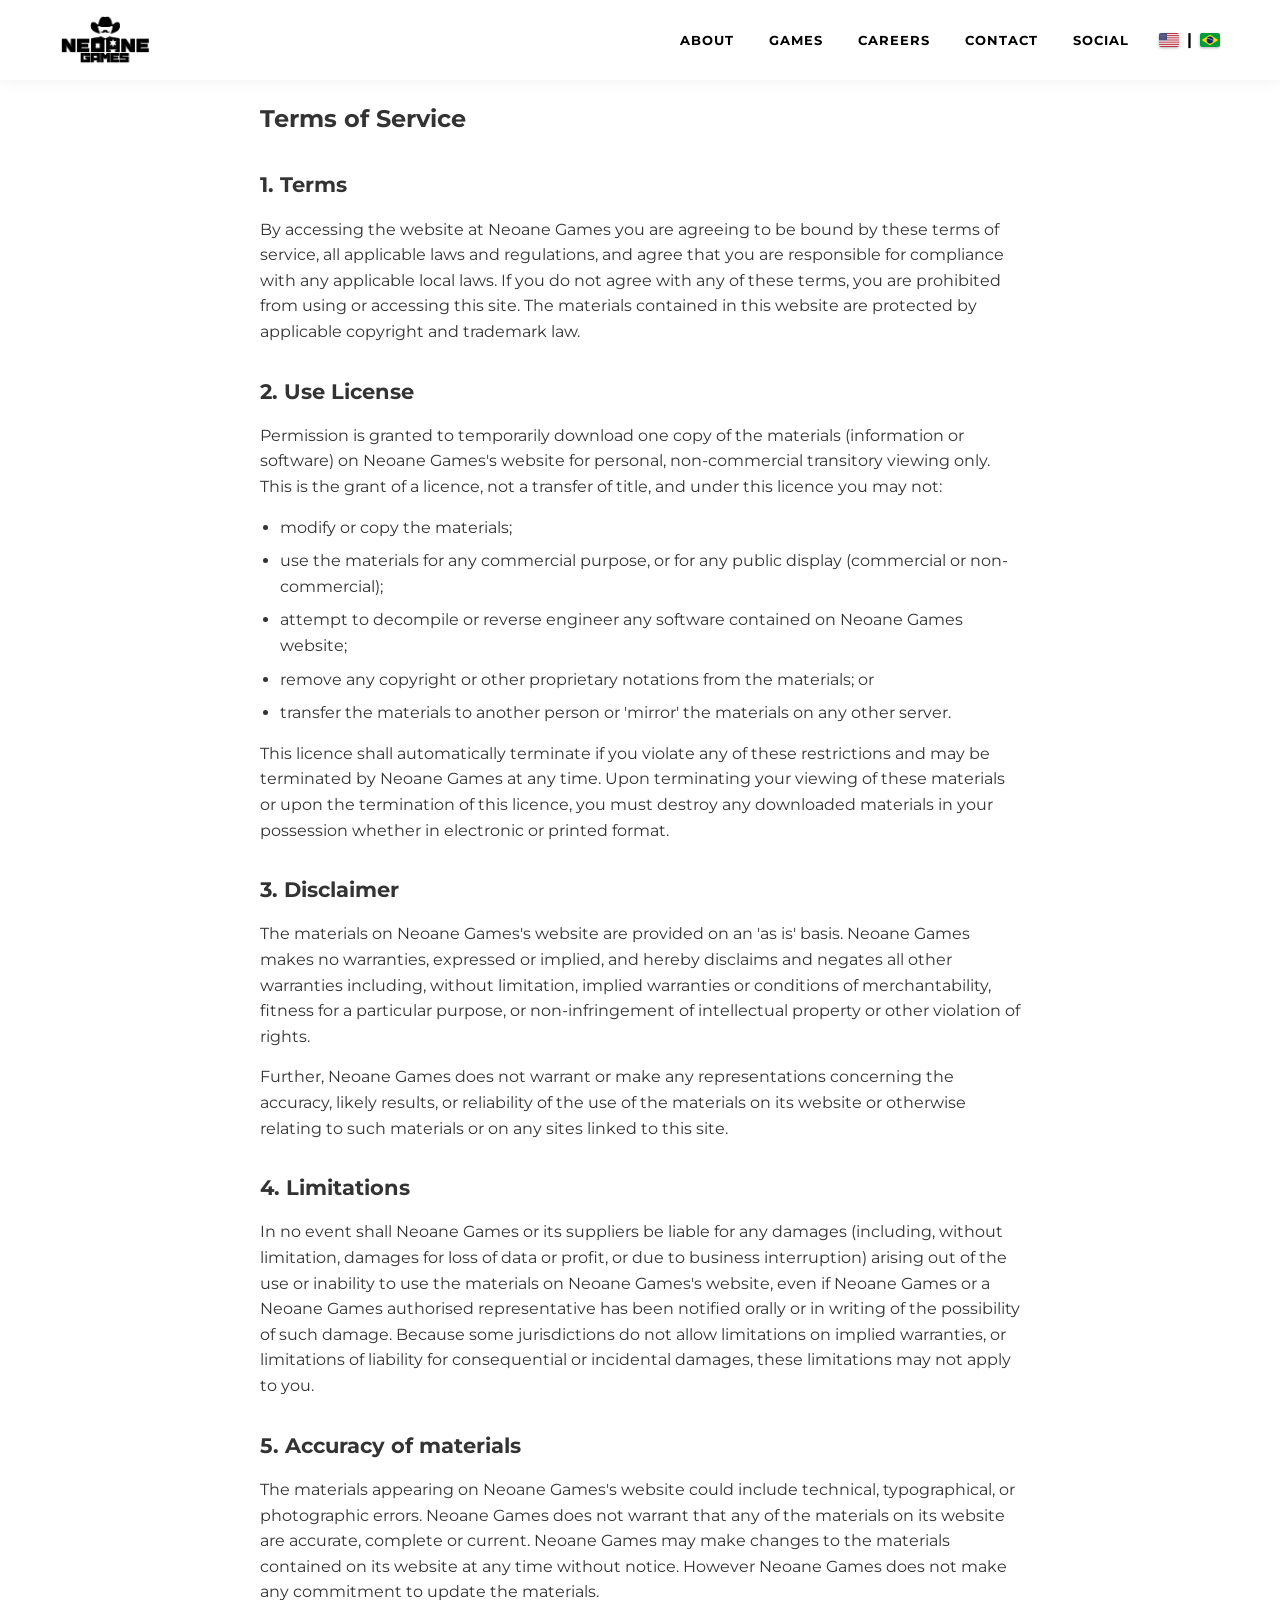
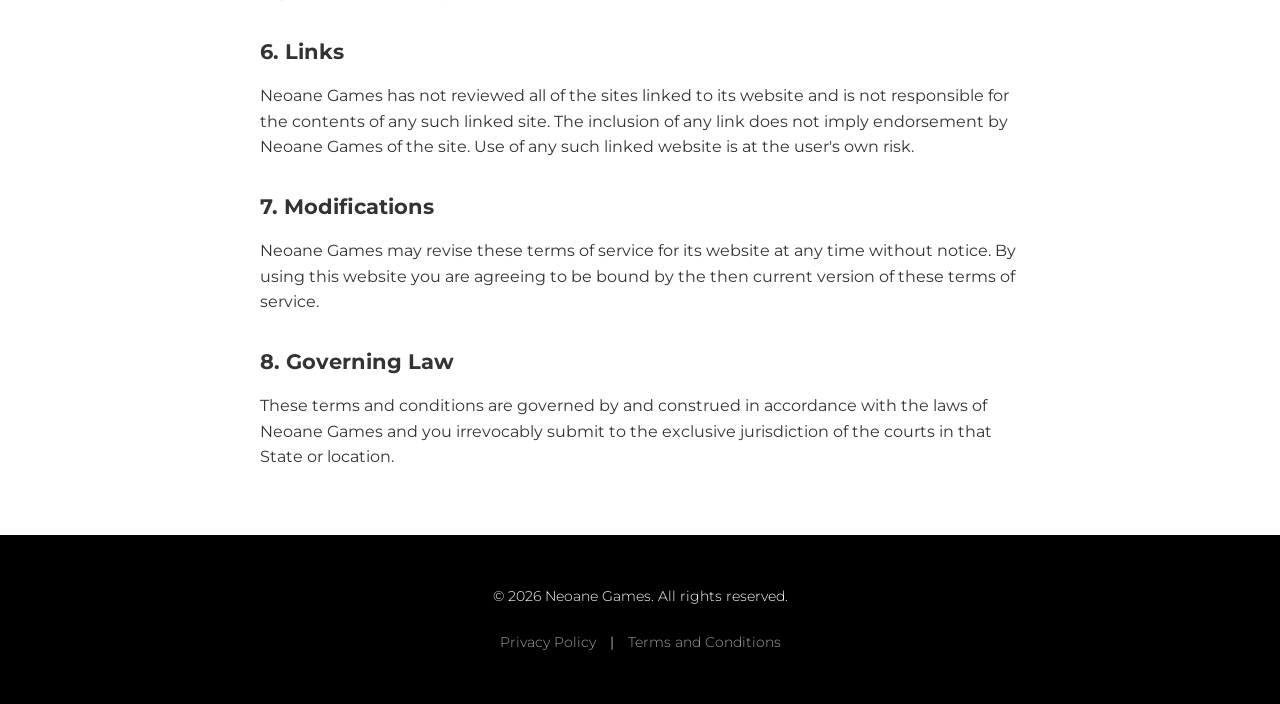
<file: terms.html>
<!DOCTYPE html>
<html lang="en">
<head>
    <meta charset="UTF-8">
    <meta name="viewport" content="width=device-width, initial-scale=1.0">
    <title>Terms of Service | Neoane Games</title>
    <link rel="icon" type="image/png" href="assets/favicon.png">
    <link rel="stylesheet" href="css/style.css">
    <link rel="stylesheet" href="https://cdnjs.cloudflare.com/ajax/libs/font-awesome/6.5.2/css/all.min.css">
    <link href="https://fonts.googleapis.com/css2?family=Montserrat:wght@300;400;700;800&display=swap" rel="stylesheet">
    <style>
        .lang-switcher button {
            display: inline-flex;
            align-items: center;
            gap: 6px;
        }
        .flag-icon {
            width: 20px;
            height: auto;
            border-radius: 2px;
            box-shadow: 0 1px 3px rgba(0,0,0,0.3);
        }
        .footer-link {
            color: #a0a0a0;
            text-decoration: none;
            transition: color 0.3s ease;
            margin: 0 10px;
            font-size: 0.9rem;
        }
        .footer-link:hover {
            color: #ffffff;
            text-decoration: underline;
        }
        .legal-content {
            max-width: 800px;
            margin: 0 auto;
            text-align: left;
            padding: 100px 20px 50px 20px;
            line-height: 1.6;
        }
        .legal-content h1 { margin-bottom: 20px; }
        .legal-content h2 { margin-top: 30px; margin-bottom: 15px; font-size: 1.3rem;}
        .legal-content p { margin-bottom: 15px; }
        .legal-content ul { margin-bottom: 15px; padding-left: 20px; }
        .legal-content li { margin-bottom: 8px; }

        /* Animação e Estilo da "Gaveta" (Dropdown) */
        .dropdown {
            position: relative;
            display: inline-block;
        }
        .dropdown-content {
            visibility: hidden;
            opacity: 0;
            position: absolute;
            background-color: #ffffff;
            min-width: 160px;
            box-shadow: 0px 10px 20px rgba(0,0,0,0.1);
            border-radius: 8px;
            z-index: 1000;
            top: 70%;
            left: 50%;
            transform: translateX(-50%);
            transition: all 0.3s cubic-bezier(0.25, 0.8, 0.25, 1);
        }
        .dropdown:hover .dropdown-content {
            visibility: visible;
            opacity: 1;
            top: 100%;
        }
        .dropdown-content a {
            color: #333 !important;
            padding: 12px 16px;
            text-decoration: none;
            display: block;
            text-align: center;
            font-weight: 700;
            font-size: 0.9rem;
            transition: background-color 0.2s, color 0.2s;
            border-radius: 8px;
        }
        .dropdown-content a:hover {
            background-color: #f8f8f8;
            color: #ff4d4d !important;
        }

        /* Ajuste Mobile para NavBar */
        @media (max-width: 768px) {
            .nav-links {
                gap: 2px !important;
                flex-wrap: wrap;
                justify-content: center;
            }
            .nav-links a {
                padding: 8px 5px !important;
                font-size: 0.8rem !important;
            }
            .lang-switcher button {
                padding: 2px !important;
            }
        }
    </style>
</head>
<body class="bg-white">
    <!-- Navbar Idêntico ao da Página Principal -->
    <nav class="navbar">
        <div class="container nav-container">
            <a href="index" class="logo">
                <img src="assets/NeoaneGames.png" alt="Neoane Games Logo">
            </a>
            <div class="nav-right">
                <ul class="nav-links">
    		<li><a href="main#about" data-i18n="nav-about">About</a></li>
    
    		<!-- Item de Jogos com o Dropdown -->
    		<li class="dropdown">
        	<a href="main#games" data-i18n="nav-games">Games</a>
        	<div class="dropdown-content">
            	<a href="forastero">FORASTERO</a>
        	</div>
    		</li>

    		<li><a href="main#careers" data-i18n="nav-careers">Careers</a></li>
    		<li><a href="main#contact" data-i18n="nav-contact">Contact</a></li>
    		<li><a href="main#social" data-i18n="nav-social">Social</a></li>
		</ul>

                <div class="lang-switcher">
                    <button id="btn-en" class="active" onclick="setLanguage('en')">
                        <img src="assets/us.png" alt="English" class="flag-icon">
                    </button>
                    <span>|</span>
                    <button id="btn-pt" onclick="setLanguage('pt')">
                        <img src="assets/br.png" alt="Português" class="flag-icon">
                    </button>
                </div>
            </div>
        </div>
    </nav>

    <!-- Conteúdo Legal -->
    <section class="section legal-content">
        <h1 data-i18n="term-title">Terms of Service</h1>
        
        <h2 data-i18n="term-h2-1">1. Terms</h2>
        <p data-i18n="term-p1">By accessing the website at Neoane Games you are agreeing to be bound by these terms of service, all applicable laws and regulations, and agree that you are responsible for compliance with any applicable local laws. If you do not agree with any of these terms, you are prohibited from using or accessing this site. The materials contained in this website are protected by applicable copyright and trademark law.</p>
        
        <h2 data-i18n="term-h2-2">2. Use License</h2>
        <p data-i18n="term-p2">Permission is granted to temporarily download one copy of the materials (information or software) on Neoane Games's website for personal, non-commercial transitory viewing only. This is the grant of a licence, not a transfer of title, and under this licence you may not:</p>
        <ul>
            <li data-i18n="term-li1">modify or copy the materials;</li>
            <li data-i18n="term-li2">use the materials for any commercial purpose, or for any public display (commercial or non-commercial);</li>
            <li data-i18n="term-li3">attempt to decompile or reverse engineer any software contained on Neoane Games website;</li>
            <li data-i18n="term-li4">remove any copyright or other proprietary notations from the materials; or</li>
            <li data-i18n="term-li5">transfer the materials to another person or 'mirror' the materials on any other server.</li>
        </ul>
        <p data-i18n="term-p3">This licence shall automatically terminate if you violate any of these restrictions and may be terminated by Neoane Games at any time. Upon terminating your viewing of these materials or upon the termination of this licence, you must destroy any downloaded materials in your possession whether in electronic or printed format.</p>
        
        <h2 data-i18n="term-h2-3">3. Disclaimer</h2>
        <p data-i18n="term-p4">The materials on Neoane Games's website are provided on an 'as is' basis. Neoane Games makes no warranties, expressed or implied, and hereby disclaims and negates all other warranties including, without limitation, implied warranties or conditions of merchantability, fitness for a particular purpose, or non-infringement of intellectual property or other violation of rights.</p>
        <p data-i18n="term-p5">Further, Neoane Games does not warrant or make any representations concerning the accuracy, likely results, or reliability of the use of the materials on its website or otherwise relating to such materials or on any sites linked to this site.</p>
        
        <h2 data-i18n="term-h2-4">4. Limitations</h2>
        <p data-i18n="term-p6">In no event shall Neoane Games or its suppliers be liable for any damages (including, without limitation, damages for loss of data or profit, or due to business interruption) arising out of the use or inability to use the materials on Neoane Games's website, even if Neoane Games or a Neoane Games authorised representative has been notified orally or in writing of the possibility of such damage. Because some jurisdictions do not allow limitations on implied warranties, or limitations of liability for consequential or incidental damages, these limitations may not apply to you.</p>
        
        <h2 data-i18n="term-h2-5">5. Accuracy of materials</h2>
        <p data-i18n="term-p7">The materials appearing on Neoane Games's website could include technical, typographical, or photographic errors. Neoane Games does not warrant that any of the materials on its website are accurate, complete or current. Neoane Games may make changes to the materials contained on its website at any time without notice. However Neoane Games does not make any commitment to update the materials.</p>
        
        <h2 data-i18n="term-h2-6">6. Links</h2>
        <p data-i18n="term-p8">Neoane Games has not reviewed all of the sites linked to its website and is not responsible for the contents of any such linked site. The inclusion of any link does not imply endorsement by Neoane Games of the site. Use of any such linked website is at the user's own risk.</p>
        
        <h2 data-i18n="term-h2-7">7. Modifications</h2>
        <p data-i18n="term-p9">Neoane Games may revise these terms of service for its website at any time without notice. By using this website you are agreeing to be bound by the then current version of these terms of service.</p>
        
        <h2 data-i18n="term-h2-8">8. Governing Law</h2>
        <p data-i18n="term-p10">These terms and conditions are governed by and construed in accordance with the laws of Neoane Games and you irrevocably submit to the exclusive jurisdiction of the courts in that State or location.</p>
    </section>

    <!-- Footer -->
    <footer>
        <div class="container text-center" style="padding: 20px 0;">
            <p>
                <span data-i18n="footer-text">&copy; 2026 Neoane Games. All rights reserved.</span>
                <br><br>
                <a href="privacy" class="footer-link" data-i18n="footer-privacy">Privacy Policy</a> | 
                <a href="terms" class="footer-link" data-i18n="footer-terms">Terms and Conditions</a>
            </p>
        </div>
    </footer>

    <script>
        const translations = {
            en: {
    		"nav-about": "About", "nav-games": "Games", "nav-careers": "Careers", "nav-contact": "Contact", "nav-social": "Social",
                "footer-text": "&copy; 2026 Neoane Games. All rights reserved.", "footer-privacy": "Privacy Policy", "footer-terms": "Terms and Conditions",
                "term-title": "Terms of Service",
                "term-h2-1": "1. Terms",
                "term-p1": "By accessing the website at Neoane Games you are agreeing to be bound by these terms of service, all applicable laws and regulations, and agree that you are responsible for compliance with any applicable local laws. If you do not agree with any of these terms, you are prohibited from using or accessing this site. The materials contained in this website are protected by applicable copyright and trademark law.",
                "term-h2-2": "2. Use License",
                "term-p2": "Permission is granted to temporarily download one copy of the materials (information or software) on Neoane Games's website for personal, non-commercial transitory viewing only. This is the grant of a licence, not a transfer of title, and under this licence you may not:",
                "term-li1": "modify or copy the materials;",
                "term-li2": "use the materials for any commercial purpose, or for any public display (commercial or non-commercial);",
                "term-li3": "attempt to decompile or reverse engineer any software contained on Neoane Games website;",
                "term-li4": "remove any copyright or other proprietary notations from the materials; or",
                "term-li5": "transfer the materials to another person or 'mirror' the materials on any other server.",
                "term-p3": "This licence shall automatically terminate if you violate any of these restrictions and may be terminated by Neoane Games at any time. Upon terminating your viewing of these materials or upon the termination of this licence, you must destroy any downloaded materials in your possession whether in electronic or printed format.",
                "term-h2-3": "3. Disclaimer",
                "term-p4": "The materials on Neoane Games's website are provided on an 'as is' basis. Neoane Games makes no warranties, expressed or implied, and hereby disclaims and negates all other warranties including, without limitation, implied warranties or conditions of merchantability, fitness for a particular purpose, or non-infringement of intellectual property or other violation of rights.",
                "term-p5": "Further, Neoane Games does not warrant or make any representations concerning the accuracy, likely results, or reliability of the use of the materials on its website or otherwise relating to such materials or on any sites linked to this site.",
                "term-h2-4": "4. Limitations",
                "term-p6": "In no event shall Neoane Games or its suppliers be liable for any damages (including, without limitation, damages for loss of data or profit, or due to business interruption) arising out of the use or inability to use the materials on Neoane Games's website, even if Neoane Games or a Neoane Games authorised representative has been notified orally or in writing of the possibility of such damage. Because some jurisdictions do not allow limitations on implied warranties, or limitations of liability for consequential or incidental damages, these limitations may not apply to you.",
                "term-h2-5": "5. Accuracy of materials",
                "term-p7": "The materials appearing on Neoane Games's website could include technical, typographical, or photographic errors. Neoane Games does not warrant that any of the materials on its website are accurate, complete or current. Neoane Games may make changes to the materials contained on its website at any time without notice. However Neoane Games does not make any commitment to update the materials.",
                "term-h2-6": "6. Links",
                "term-p8": "Neoane Games has not reviewed all of the sites linked to its website and is not responsible for the contents of any such linked site. The inclusion of any link does not imply endorsement by Neoane Games of the site. Use of any such linked website is at the user's own risk.",
                "term-h2-7": "7. Modifications",
                "term-p9": "Neoane Games may revise these terms of service for its website at any time without notice. By using this website you are agreeing to be bound by the then current version of these terms of service.",
                "term-h2-8": "8. Governing Law",
                "term-p10": "These terms and conditions are governed by and construed in accordance with the laws of Neoane Games and you irrevocably submit to the exclusive jurisdiction of the courts in that State or location."
            },
            pt: {
    		"nav-about": "Sobre", "nav-games": "Jogos", "nav-careers": "Carreiras", "nav-contact": "Contato", "nav-social": "Social",
                "footer-text": "&copy; 2026 Neoane Games. Todos os direitos reservados.", "footer-privacy": "Política de Privacidade", "footer-terms": "Termos e Condições",
                "term-title": "Termos de Serviço",
                "term-h2-1": "1. Termos",
                "term-p1": "Ao acessar o site da Neoane Games, você concorda em cumprir estes termos de serviço, todas as leis e regulamentos aplicáveis ​​e concorda que é responsável pelo cumprimento de todas as leis locais aplicáveis. Se você não concordar com algum desses termos, está proibido de usar ou acessar este site. Os materiais contidos neste site são protegidos pelas leis de direitos autorais e marcas comerciais aplicáveis.",
                "term-h2-2": "2. Licença de Uso",
                "term-p2": "É concedida permissão para baixar temporariamente uma cópia dos materiais (informações ou software) no site da Neoane Games, apenas para visualização transitória pessoal e não comercial. Esta é a concessão de uma licença, não uma transferência de título e, sob esta licença, você não pode:",
                "term-li1": "modificar ou copiar os materiais;",
                "term-li2": "usar os materiais para qualquer finalidade comercial ou para exibição pública (comercial ou não comercial);",
                "term-li3": "tentar descompilar ou fazer engenharia reversa de qualquer software contido no site da Neoane Games;",
                "term-li4": "remover quaisquer direitos autorais ou outras notações de propriedade dos materiais; ou",
                "term-li5": "transferir os materiais para outra pessoa ou 'espelhar' os materiais em qualquer outro servidor.",
                "term-p3": "Esta licença será automaticamente rescindida se você violar alguma dessas restrições e poderá ser rescindida pela Neoane Games a qualquer momento. Ao encerrar a visualização desses materiais ou após o término desta licença, você deve apagar todos os materiais baixados em sua posse, seja em formato eletrônico ou impresso.",
                "term-h2-3": "3. Isenção de responsabilidade",
                "term-p4": "Os materiais no site da Neoane Games são fornecidos 'como estão'. A Neoane Games não oferece garantias, expressas ou implícitas, e, por este meio, isenta e nega todas as outras garantias, incluindo, sem limitação, garantias implícitas ou condições de comercialização, adequação a um fim específico ou não violação de propriedade intelectual ou outra violação de direitos.",
                "term-p5": "Além disso, a Neoane Games não garante ou faz qualquer representação relativa à precisão, aos resultados prováveis ​​ou à confiabilidade do uso dos materiais em seu site ou de outra forma relacionado a esses materiais ou em sites vinculados a este site.",
                "term-h2-4": "4. Limitações",
                "term-p6": "Em nenhum caso a Neoane Games ou seus fornecedores serão responsáveis ​​por quaisquer danos (incluindo, sem limitação, danos por perda de dados ou lucro ou devido a interrupção dos negócios) decorrentes do uso ou da incapacidade de usar os materiais no site da Neoane Games, mesmo que a Neoane Games ou um representante autorizado tenha sido notificado oralmente ou por escrito da possibilidade de tais danos. Como algumas jurisdições não permitem limitações em garantias implícitas, ou limitações de responsabilidade por danos consequentes ou incidentais, essas limitações podem não se aplicar a você.",
                "term-h2-5": "5. Precisão dos materiais",
                "term-p7": "Os materiais exibidos no site da Neoane Games podem incluir erros técnicos, tipográficos ou fotográficos. A Neoane Games não garante que qualquer material em seu site seja preciso, completo ou atual. A Neoane Games pode fazer alterações nos materiais contidos em seu site a qualquer momento, sem aviso prévio. No entanto, a Neoane Games não se compromete a atualizar os materiais.",
                "term-h2-6": "6. Links",
                "term-p8": "A Neoane Games não analisou todos os sites vinculados ao seu site e não é responsável pelo conteúdo de nenhum site vinculado. A inclusão de qualquer link não implica endosso por parte da Neoane Games do site. O uso de qualquer site vinculado é por conta e risco do usuário.",
                "term-h2-7": "7. Modificações",
                "term-p9": "A Neoane Games pode revisar estes termos de serviço do site a qualquer momento, sem aviso prévio. Ao usar este site, você concorda em ficar vinculado à versão atual desses termos de serviço.",
                "term-h2-8": "8. Lei Aplicável",
                "term-p10": "Estes termos e condições são regidos e interpretados de acordo com as leis da Neoane Games e você se submete irrevogavelmente à jurisdição exclusiva dos tribunais naquele estado ou localidade."
            }
        };

        function setLanguage(lang) {
            document.querySelectorAll('[data-i18n]').forEach(el => {
                const key = el.getAttribute('data-i18n');
                if (translations[lang] && translations[lang][key]) {
                    el.innerHTML = translations[lang][key];
                }
            });
            document.getElementById('btn-en').classList.remove('active');
            document.getElementById('btn-pt').classList.remove('active');
            document.getElementById('btn-' + lang).classList.add('active');
            localStorage.setItem('neoane-lang', lang);
        }

        window.onload = () => {
            const savedLang = localStorage.getItem('neoane-lang') || 'en';
            setLanguage(savedLang);
        };
    </script>
</body>
</html>
</file>
<file: css/style.css>
/* CSS Reset & Variables */
:root {
    --primary-color: #000000;
    --bg-white: #ffffff;
    --bg-light: #f8f9fa;
    --text-color: #333333;
    --accent-color: #555555;
    --overlay-color: rgba(255, 255, 255, 0.95);
}

* {
    margin: 0;
    padding: 0;
    box-sizing: border-box;
}

html {
    scroll-behavior: smooth;
}

body {
    font-family: 'Montserrat', sans-serif;
    color: var(--text-color);
    background-color: var(--bg-white);
    line-height: 1.6;
    overflow-x: hidden;
}

a {
    text-decoration: none;
    color: inherit;
}

.container {
    max-width: 1200px;
    margin: 0 auto;
    padding: 0 20px;
}

.text-center {
    text-align: center;
}

/* Scroll Animation Classes */
.anim-fade-up {
    opacity: 0;
    transform: translateY(30px);
    transition: opacity 0.8s ease-out, transform 0.8s ease-out;
}

.anim-slide-left {
    opacity: 0;
    transform: translateX(-150px);
    transition: opacity 1s cubic-bezier(0.25, 0.46, 0.45, 0.94), transform 1s cubic-bezier(0.25, 0.46, 0.45, 0.94);
}

.anim-visible {
    opacity: 1 !important;
    transform: translate(0) !important;
}

/* Navbar */
.navbar {
    background-color: var(--overlay-color);
    position: fixed;
    width: 100%;
    top: 0;
    z-index: 1000;
    box-shadow: 0 2px 15px rgba(0,0,0,0.05);
    backdrop-filter: blur(5px);
}

.nav-container {
    display: flex;
    justify-content: space-between;
    align-items: center;
    padding: 15px 20px;
}

.logo img {
    height: 50px;
    width: auto;
    display: block;
}

.nav-right {
    display: flex;
    align-items: center;
    gap: 30px;
}

.nav-links {
    list-style: none;
    display: flex;
    gap: 35px;
}

.nav-links li a {
    font-weight: 700;
    text-transform: uppercase;
    font-size: 13px;
    letter-spacing: 1px;
    color: var(--primary-color);
    transition: color 0.3s ease;
}

.nav-links li a:hover {
    color: #888;
}

/* Language Switcher */
.lang-switcher {
    display: flex;
    align-items: center;
    gap: 8px;
    font-weight: 700;
    color: var(--primary-color);
}

.lang-switcher button {
    background: none;
    border: none;
    font-family: inherit;
    font-size: 13px;
    font-weight: 700;
    cursor: pointer;
    color: var(--primary-color);
    transition: color 0.3s;
}

.lang-switcher button.active {
    color: #888;
    text-decoration: underline;
}

.lang-switcher button:hover {
    color: #555;
}

/* Parallax Mechanics */
.parallax {
    background-attachment: fixed;
    background-position: center;
    background-repeat: no-repeat;
    background-size: cover;
}

/* Hero Section */
.hero {
    height: 100vh;
    display: flex;
    align-items: center;
    justify-content: center;
    position: relative;
    margin-top: 80px;
}

.hero-overlay {
    position: absolute;
    top: 0; left: 0; right: 0; bottom: 0;
    background: rgba(255, 255, 255, 0.85);
    display: flex;
    align-items: center;
    justify-content: center;
    text-align: center;
}

.hero-content {
    color: var(--primary-color);
    padding: 30px;
    max-width: 800px;
}

.hero-content h1 {
    font-size: 4rem;
    font-weight: 800;
    margin-bottom: 10px;
    text-transform: uppercase;
    letter-spacing: 2px;
}

.hero-content p {
    font-size: 1.2rem;
    margin-bottom: 40px;
    font-weight: 400;
    letter-spacing: 1px;
}

.btn {
    display: inline-block;
    padding: 15px 35px;
    background-color: var(--primary-color);
    color: var(--bg-white);
    font-weight: 700;
    text-transform: uppercase;
    letter-spacing: 1px;
    border: 2px solid var(--primary-color);
    border-radius: 4px;
    transition: all 0.3s ease;
}

.btn:hover {
    background-color: transparent;
    color: var(--primary-color);
}

/* Common Sections */
.section {
    padding: 100px 0;
}

.bg-white {
    background-color: var(--bg-white);
}

.bg-light {
    background-color: var(--bg-light);
}

.section-title {
    font-size: 2.5rem;
    font-weight: 800;
    margin-bottom: 40px;
    text-transform: uppercase;
    color: var(--primary-color);
    position: relative;
    display: inline-block;
}

.section-title::after {
    content: '';
    display: block;
    width: 50px;
    height: 4px;
    background-color: var(--primary-color);
    margin: 15px auto 0;
}

.about-text {
    max-width: 800px;
    margin: 0 auto;
    font-size: 1.2rem;
    color: var(--accent-color);
    line-height: 1.8;
}

/* Parallax Divider */
.parallax-divider {
    height: 350px;
    position: relative;
}
.parallax-divider::before {
    content: '';
    position: absolute;
    top: 0; left: 0; right: 0; bottom: 0;
    background: rgba(255, 255, 255, 0.4);
}

/* Games Section */
.game-card {
    display: flex;
    background: var(--bg-light);
    border-radius: 12px;
    overflow: hidden;
    box-shadow: 0 15px 40px rgba(0,0,0,0.08);
    margin: 0 auto;
    max-width: 1000px;
}

.game-image {
    flex: 1;
    min-height: 400px;
}

.game-image img {
    width: 100%;
    height: 100%;
    object-fit: cover;
}

.game-info {
    flex: 1;
    padding: 60px 50px;
    display: flex;
    flex-direction: column;
    justify-content: center;
}

.game-info h3 {
    font-size: 2.2rem;
    font-weight: 800;
    margin-bottom: 20px;
    color: var(--primary-color);
    text-transform: uppercase;
}

.game-info p {
    font-size: 1.1rem;
    margin-bottom: 25px;
    color: var(--accent-color);
}

.platforms {
    margin-bottom: 35px;
}

.highlight {
    display: inline-block;
    font-weight: 700;
    color: var(--primary-color);
    background: #e9ecef;
    padding: 10px 15px;
    border-radius: 6px;
    font-size: 0.95rem;
}

.btn-steam {
    align-self: flex-start;
}

/* Contact Section */
.contact-subtext {
    font-size: 1.1rem;
    margin-bottom: 30px;
    color: var(--accent-color);
}

.contact-info {
    margin-bottom: 40px;
}

.email-link {
    font-size: 1.4rem;
    font-weight: 700;
    color: var(--primary-color);
    transition: color 0.3s;
}

.email-link i {
    margin-right: 10px;
}

.email-link:hover {
    color: #666;
}

.social-links {
    display: flex;
    justify-content: center;
    gap: 20px;
}

.social-links a {
    display: inline-flex;
    align-items: center;
    justify-content: center;
    width: 55px;
    height: 55px;
    background-color: var(--primary-color);
    color: var(--bg-white);
    border-radius: 50%;
    font-size: 1.4rem;
    transition: transform 0.3s, background-color 0.3s, opacity 0.8s ease-out;
}

/* Stagger social links animations */
.social-links a:nth-child(1) { transition-delay: 0.0s; }
.social-links a:nth-child(2) { transition-delay: 0.1s; }
.social-links a:nth-child(3) { transition-delay: 0.2s; }
.social-links a:nth-child(4) { transition-delay: 0.3s; }

.social-links a i {
    color: #ffffff !important;
}

.social-links a:hover {
    transform: translateY(-5px) !important; /* Override the translate reset on hover */
    background-color: #444;
}

/* Footer */
footer {
    background-color: var(--primary-color);
    color: var(--bg-white);
    padding: 30px 0;
    font-size: 0.9rem;
    font-weight: 300;
}

/* Responsive Design */
@media (max-width: 900px) {
    .game-card {
        flex-direction: column;
    }
    .game-image {
        min-height: 250px;
    }
}

@media (max-width: 768px) {
    .nav-container {
        flex-direction: column;
        gap: 15px;
    }
    .nav-right {
        flex-direction: column;
        gap: 15px;
    }
    .hero-content h1 {
        font-size: 2.5rem;
    }
    .hero {
        margin-top: 120px;
    }
}


/* =========================================================
   NEOANE GAMES - Visual Western (efeitos e acabamento)
   ========================================================= */
:root {
    --accent: #FD9E00;          /* laranja de destaque */
    --accent-dark: #C47500;
    --sand: #e8c993;
    --ink: #141010;
}

::selection { background: var(--accent); color: var(--ink); }

/* Navbar com sombra que aparece ao rolar */
.navbar { transition: box-shadow .3s ease, background-color .3s ease; }
.navbar.scrolled { box-shadow: 0 4px 24px rgba(0,0,0,.10); background-color: rgba(255,255,255,.98); }
.nav-links li a { position: relative; }
.nav-links li > a::after {
    content: ''; position: absolute; left: 0; bottom: -6px; width: 0; height: 2px;
    background: var(--accent); transition: width .3s ease;
}
.nav-links li > a:hover::after { width: 100%; }
.nav-links li a:hover { color: var(--primary-color); }
.dropdown-content a:hover { color: var(--accent) !important; }

/* Botões */
.btn { position: relative; overflow: hidden; }
.btn::before {
    content: ''; position: absolute; inset: 0; background: var(--accent);
    transform: translateX(-101%); transition: transform .35s ease; z-index: -1;
}
.btn:hover { background-color: transparent; color: var(--ink); border-color: var(--accent); }
.btn:hover::before { transform: translateX(0); }
.btn { isolation: isolate; }
.btn-outline { background: rgba(255,255,255,.55); color: var(--primary-color); backdrop-filter: blur(4px); }
.btn-outline:hover { color: var(--ink); }

/* ---------- HERO (index) ---------- */
.hero-west {
    position: relative; height: 100vh; min-height: 600px; overflow: hidden;
    display: flex; align-items: center; justify-content: center;
    background: #f1d9a8; isolation: isolate;
}
.hero-bg {
    position: absolute; inset: -4%; z-index: -4;
    background-size: cover; background-position: center 60%;
    transform: translate3d(var(--px, 0px), var(--py, 0px), 0) scale(1.06);
    transition: transform .25s ease-out;
    animation: heroZoom 28s ease-in-out infinite alternate;
}
@keyframes heroZoom { from { filter: saturate(1.05); } to { filter: saturate(1.2) brightness(1.03); } }

/* Névoa: uma única camada, mesma cor, loop contínuo da esquerda para a direita.
   Só manchas grandes/médias, cada uma inteira dentro de um "bloco" (sem encostar nas bordas),
   por isso não existe corte seco quando o bloco se repete. */
.fog { position: absolute; left: 0; bottom: 0; width: 400%; z-index: -2; pointer-events: none; will-change: transform; }
.fog-1 {
    height: 45%; opacity: .4; animation: fogMove 5s linear infinite;
    background-size: 50% 100%; background-repeat: repeat-x;
    background-image:
        radial-gradient(ellipse 23% 38% at 25% 58%, rgba(255,246,228,.85), rgba(255,246,228,0) 100%),
        radial-gradient(ellipse 28% 34% at 68% 52%, rgba(255,246,228,.80), rgba(255,246,228,0) 100%),
        radial-gradient(ellipse 17% 28% at 48% 68%, rgba(255,246,228,.75), rgba(255,246,228,0) 100%);
}
@keyframes fogMove { from { transform: translateX(-50%); } to { transform: translateX(0); } }

.sand-canvas { position: absolute; inset: 0; width: 100%; height: 100%; z-index: -1; pointer-events: none; }

/* Véu branco: mantém o tema claro do site e dá leitura ao texto */
.hero-veil {
    position: absolute; inset: 0; z-index: -3; pointer-events: none;
    background:
        radial-gradient(ellipse 55% 55% at 50% 52%, rgba(255,255,255,.90) 0%, rgba(255,255,255,.72) 45%, rgba(255,255,255,.18) 100%),
        linear-gradient(to bottom, rgba(255,255,255,.35) 0%, rgba(255,255,255,0) 30%, rgba(255,255,255,0) 70%, rgba(255,255,255,.55) 100%);
}

.hero-west .hero-content { text-align: center; padding: 100px 24px 60px; max-width: 900px; position: relative; }
.hero-eyebrow {
    display: inline-flex; align-items: center; gap: 14px; margin-bottom: 18px;
    font-size: .8rem; font-weight: 700; letter-spacing: 4px; text-transform: uppercase; color: var(--accent-dark);
}
.hero-eyebrow::before, .hero-eyebrow::after { content: ''; width: 38px; height: 2px; background: var(--accent); }
.hero-west h1 {
    font-size: clamp(2.6rem, 7vw, 5.2rem); line-height: 1.02; font-weight: 800; letter-spacing: 3px;
    text-transform: uppercase; margin-bottom: 14px; color: var(--ink);
    text-shadow: 0 2px 0 rgba(255,255,255,.8);
}
.hero-west .hero-sub {
    font-size: 1.25rem; font-weight: 400; letter-spacing: 1px; margin-bottom: 38px; color: #3a2f2a;
}
.hero-actions { display: flex; gap: 16px; justify-content: center; flex-wrap: wrap; }

.scroll-hint {
    position: absolute; bottom: 26px; left: 50%; transform: translateX(-50%);
    width: 26px; height: 42px; border: 2px solid rgba(20,16,16,.55); border-radius: 14px; z-index: 2;
}
.scroll-hint::after {
    content: ''; position: absolute; top: 8px; left: 50%; width: 4px; height: 8px; margin-left: -2px;
    background: var(--ink); border-radius: 2px; animation: scrollDot 1.8s ease-in-out infinite;
}
@keyframes scrollDot { 0% { opacity: 0; transform: translateY(0); } 30% { opacity: 1; } 100% { opacity: 0; transform: translateY(14px); } }

/* Entrada escalonada do hero */
.hero-content .rise { opacity: 0; transform: translateY(26px); animation: rise .9s cubic-bezier(.2,.7,.2,1) forwards; }
.hero-content .rise:nth-child(1) { animation-delay: .1s; }
.hero-content .rise:nth-child(2) { animation-delay: .25s; }
.hero-content .rise:nth-child(3) { animation-delay: .4s; }
.hero-content .rise:nth-child(4) { animation-delay: .55s; }
@keyframes rise { to { opacity: 1; transform: translateY(0); } }

@media (prefers-reduced-motion: reduce) {
    .hero-bg, .scroll-hint::after { animation: none !important; }
    .fog-1 { animation-duration: 2s !important; }
    .hero-content .rise { animation: none; opacity: 1; transform: none; }
}
@media (max-width: 768px) {
    .hero-west .hero-content { padding-top: 170px; }
    .hero-eyebrow { letter-spacing: 2px; font-size: .7rem; }
    .hero-eyebrow::before, .hero-eyebrow::after { width: 18px; }
}


/* ---------- Ajustes gerais com a cor laranja ---------- */
.section-title::after { background-color: var(--accent); }
.social-links a:hover { background-color: var(--accent); }
.social-links a:hover i { color: var(--ink) !important; }
.email-link:hover { color: var(--accent-dark); }
</file>
<file: css/main.css>
/* =========================================================
   Página Main
   ========================================================= */

/* Hero "Sobre nós" */
.hero-west.hero-page { height: auto; min-height: 82vh; }
.hero-page .hero-content { padding: 150px 24px 90px; max-width: 860px; }
.hero-page .about-lead {
    font-size: 1.2rem; line-height: 1.85; color: #3a2f2a; max-width: 760px; margin: 0 auto;
}

/* Frase do estúdio (cartão no mesmo estilo dos itens do Forastero) */
.studio-note { padding: 80px 0 20px; }
.studio-card {
    max-width: 960px; margin: 0 auto; background: var(--bg-light); border: 1px solid #eee3d8; border-radius: 12px;
    padding: 34px 40px 34px 46px; position: relative; overflow: hidden;
    display: grid; grid-template-columns: 1fr auto; gap: 34px; align-items: center;
    transition: transform .3s ease, box-shadow .3s ease, border-color .3s ease;
}
.studio-card::before {
    content: ''; position: absolute; left: 0; top: 0; bottom: 0; width: 5px; background: var(--accent);
    transform: scaleY(.35); transform-origin: top; transition: transform .35s ease;
}
.studio-card:hover { transform: translateY(-5px); box-shadow: 0 16px 34px rgba(20,16,16,.12); border-color: #e5cdb6; }
.studio-card:hover::before { transform: scaleY(1); }
.studio-card-text { margin: 0; font-size: 1.55rem; line-height: 1.5; font-weight: 800; color: var(--ink); text-align: left; }
.platform-logos { display: flex; gap: 12px; }
.platform-logo {
    width: 58px; height: 58px; border-radius: 12px; background: var(--ink); color: #fff;
    display: flex; align-items: center; justify-content: center; font-size: 1.7rem;
    transition: background .3s ease, color .3s ease, transform .3s ease;
}
.platform-logo { text-decoration: none; cursor: pointer; }
.platform-logo:focus-visible { outline: 3px solid var(--accent); outline-offset: 3px; }
.platform-logo:hover { background: var(--accent); color: var(--ink); transform: translateY(-3px); }

/* Jogo em destaque */
#games.section { padding-top: 70px; }
.game-card { background: #fff; border: 1px solid #eee3d8; box-shadow: 0 24px 60px rgba(20,16,16,.12); max-width: 1050px; }
.game-image { overflow: hidden; background: #1b1112; }
.game-image img { transition: transform 1.2s cubic-bezier(.2,.7,.2,1); }
.game-card:hover .game-image img { transform: scale(1.06); }
.game-card { background: #fff; position: relative; }
.game-card::after { content: ''; position: absolute; left: 0; right: 0; bottom: 0; height: 5px; background: var(--accent); transform: scaleX(0); transform-origin: left; transition: transform .6s ease; }
.game-card:hover::after { transform: scaleX(1); }
.game-info { background: #fff; }
.game-tags { margin-bottom: 18px; }
.game-tags span {
    display: inline-block; border: 1.5px solid var(--ink); padding: 5px 13px; border-radius: 30px; margin: 0 6px 8px 0;
    font-size: .72rem; font-weight: 700; text-transform: uppercase; letter-spacing: 1.5px; color: var(--ink);
}
.game-info h3 { font-size: 2.8rem; line-height: 1; letter-spacing: 1px; }
.game-info .btn { align-self: flex-start; }

/* Carreiras */
.careers-section {
    background: radial-gradient(ellipse 60% 70% at 50% 0%, rgba(253,158,0,.20), transparent 70%), #080808;
    color: #fff;
}
.vacancy-box {
    display: inline-block; border: 1.5px solid rgba(255,255,255,.25); border-radius: 12px; padding: 18px 34px;
    transition: border-color .3s ease;
}
.vacancy-box:hover { border-color: var(--accent); }
.vacancy-number { font-size: 2.4rem !important; line-height: 1; color: var(--accent) !important; vertical-align: -4px; margin-left: 8px; }

/* Contato */
.contact-card {
    display: inline-block; background: #fff; border-radius: 14px; padding: 30px 56px; border-top: 4px solid var(--accent);
    box-shadow: 0 18px 44px rgba(20,16,16,.10);
}
.contact-card .contact-info { margin: 0; }
.email-link { position: relative; padding-bottom: 6px; }
.email-link::after { content: ''; position: absolute; left: 0; bottom: 0; width: 100%; height: 2px; background: var(--accent); transform: scaleX(0); transform-origin: left; transition: transform .35s ease; }
.email-link:hover::after { transform: scaleX(1); }
.email-link:hover { color: var(--ink); }

/* Divisor parallax */
.parallax-divider { height: 380px; }

@media (max-width: 768px) {
    .studio-card { grid-template-columns: 1fr; padding: 26px 24px 26px 30px; gap: 22px; }
    .studio-card-text { font-size: 1.2rem; }
    .hero-page .hero-content { padding-top: 190px; }
    .game-info { padding: 36px 26px; }
    .game-info h3 { font-size: 2.2rem; }
    .contact-card { padding: 24px 22px; }
    .email-link { font-size: 1.05rem; }
}

/* Título "Jogo em Destaque" centralizado */
#games .container { text-align: center; }
#games .game-card { text-align: left; }
</file>
